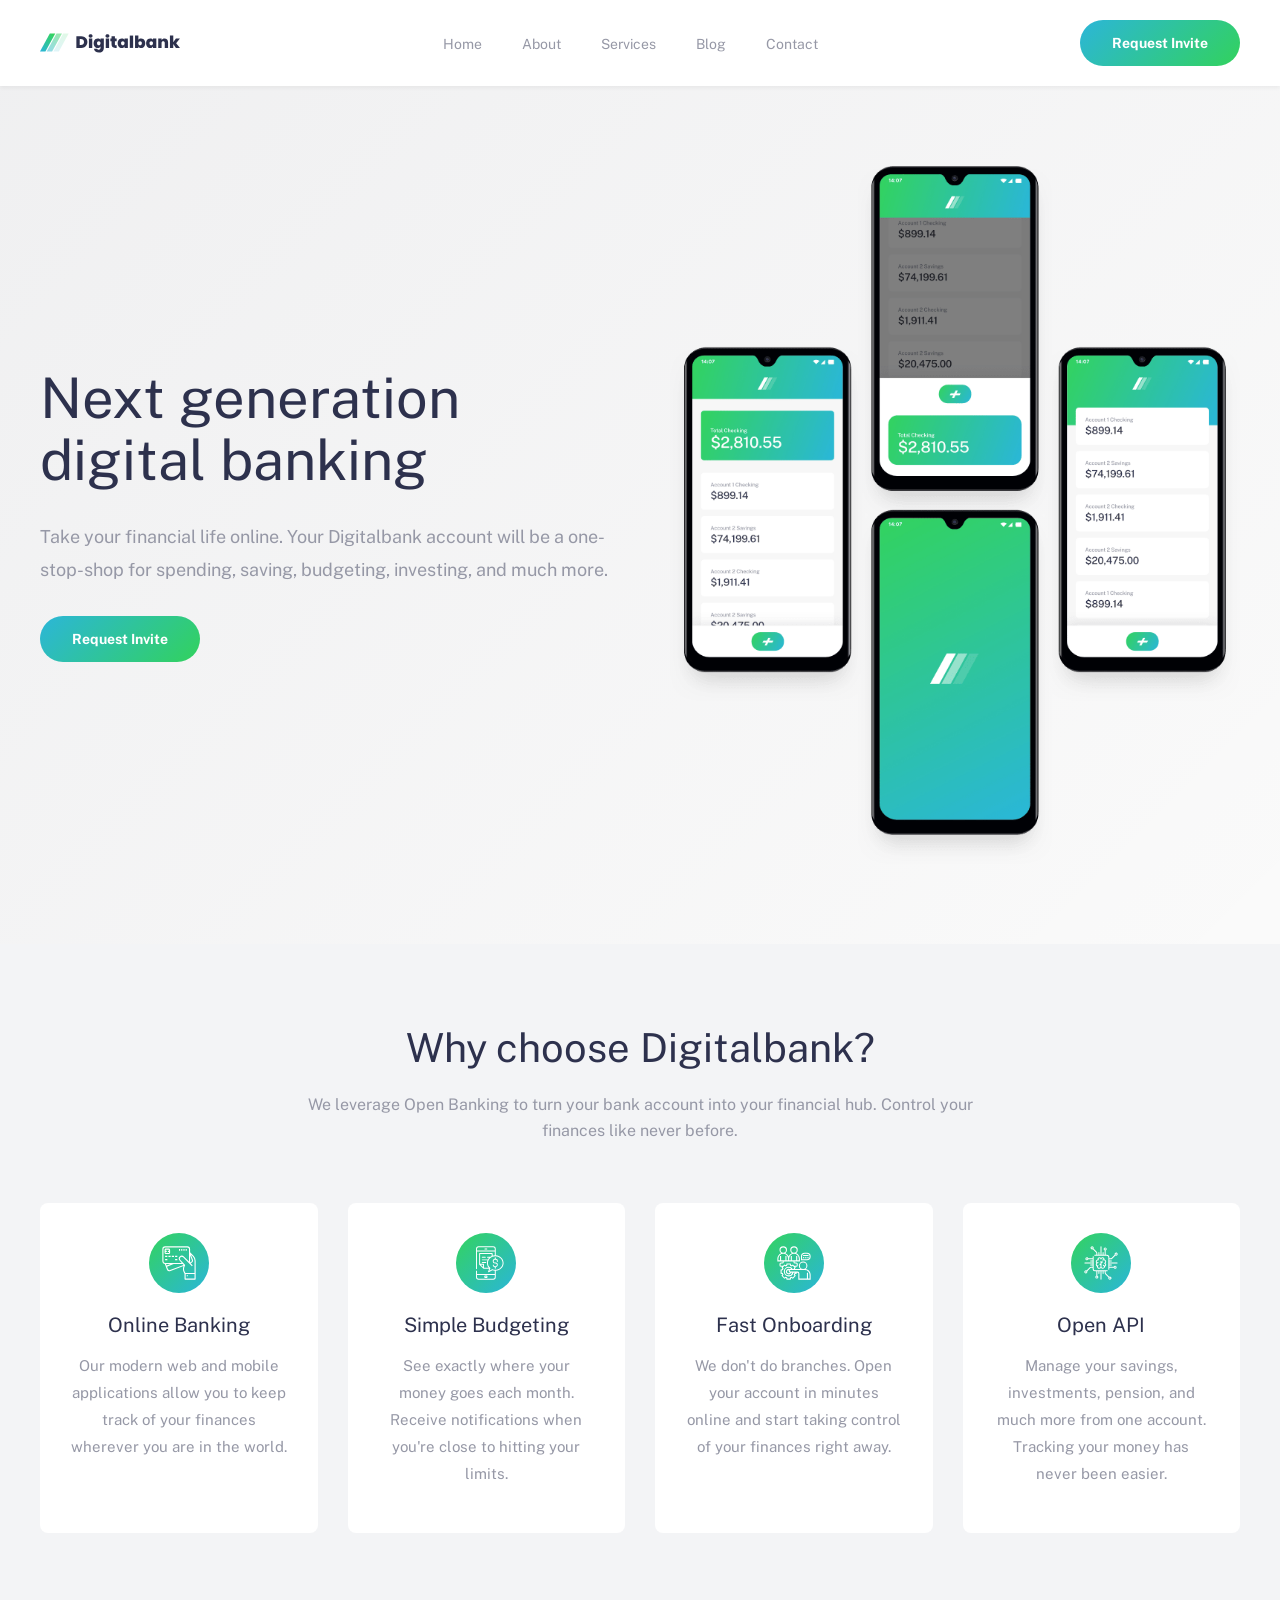
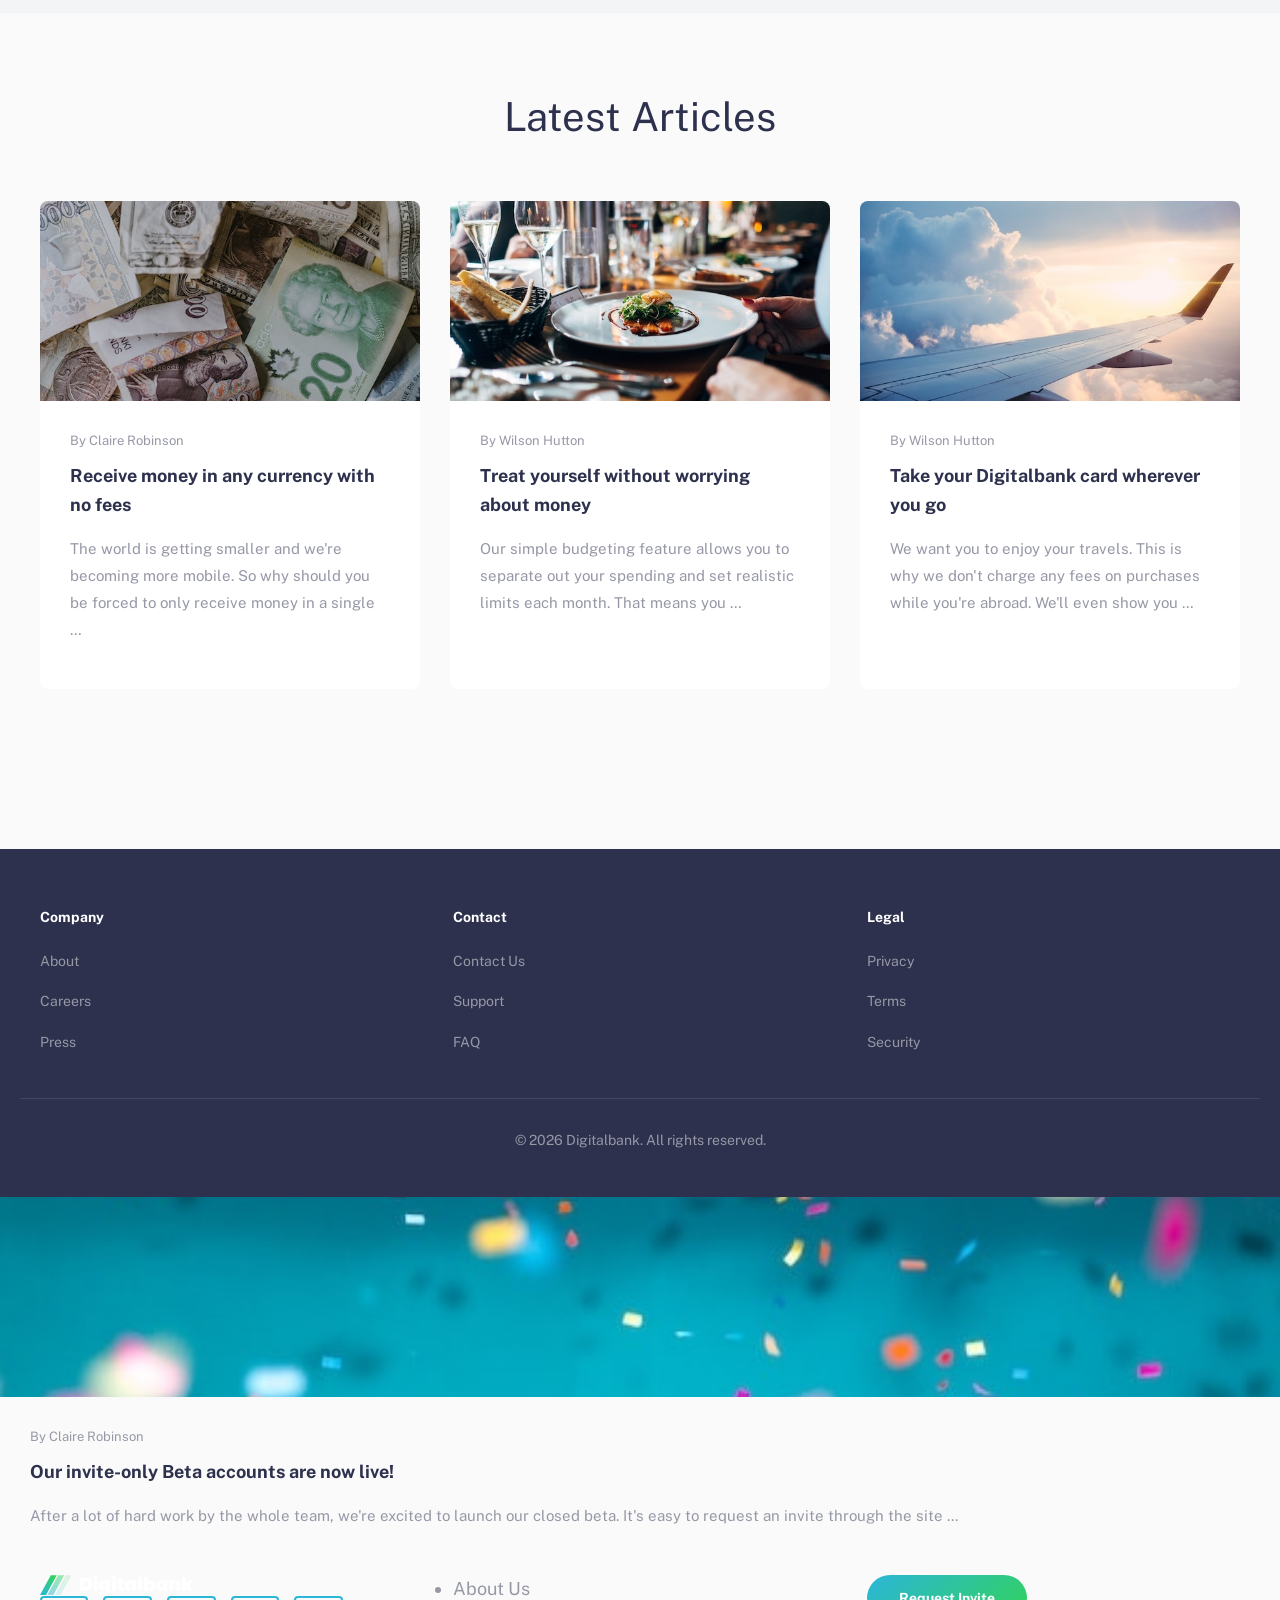
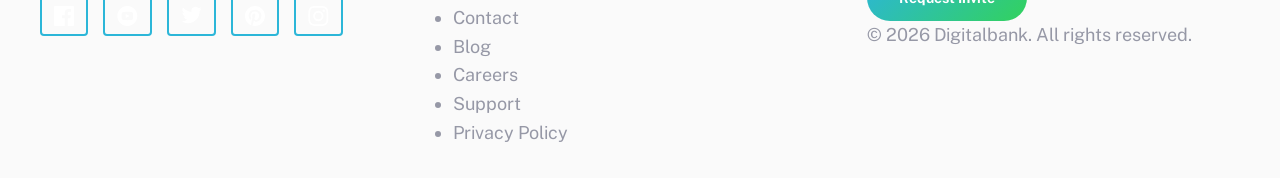
<file: index.html>
<!DOCTYPE html>
<html lang="en">
<head>
  <meta charset="UTF-8">
  <meta name="viewport" content="width=device-width, initial-scale=1.0">
  <link rel="shortcut icon" href="./images/favicon-32x32.png" type="image/x-icon">
  <link rel="icon" type="image/png" sizes="32x32" href="./images/favicon-32x32.png">
  <link rel="preconnect" href="https://fonts.googleapis.com">
  <link rel="preconnect" href="https://fonts.gstatic.com" crossorigin>
  <link href="https://fonts.googleapis.com/css2?family=Public+Sans:wght@300;400;700&display=swap" rel="stylesheet">
  <title>Digitalbank - Next Generation Digital Banking</title>
  <link rel="stylesheet" href="./style.css">
</head>
<body>
  <!-- Header -->
  <header class="header-container">
    <!-- Desktop Navigation -->
    <div class="header-desktop">
      <div class="logo">
        <a href="index.html"><img src="./images/logo-dark.svg" alt="Digitalbank"></a>
      </div>

      <nav class="nav-desktop">
        <ul>
          <li><a href="index.html">Home</a></li>
          <li><a href="about.html">About</a></li>
          <li><a href="services.html">Services</a></li>
          <li><a href="blog.html">Blog</a></li>
          <li><a href="contact.html">Contact</a></li>
        </ul>
      </nav>

      <a href="#" class="btn-invite">Request Invite</a>
    </div>

    <!-- Mobile Navigation -->
    <div class="header-mobile">
      <div class="logo">
        <a href="index.html"><img src="./images/logo-dark.svg" alt="Digitalbank"></a>
      </div>

      <button class="hamburger" id="hamburger" aria-label="Toggle menu">
        <img src="./images/icon-hamburger.svg" alt="">
      </button>
    </div>

    <!-- Mobile Menu Modal -->
    <div class="mobile-menu-overlay" id="mobileMenuOverlay">
      <nav class="mobile-menu">
        <button class="close-menu" id="closeMenu" aria-label="Close menu">
          <img src="./images/icon-close.svg" alt="">
        </button>
        <ul>
          <li><a href="index.html">Home</a></li>
          <li><a href="about.html">About</a></li>
          <li><a href="services.html">Services</a></li>
          <li><a href="blog.html">Blog</a></li>
          <li><a href="contact.html">Contact</a></li>
        </ul>
      </nav>
    </div>
  </header>

  <!-- Main Content -->
  <main>
    <!-- Hero Section -->
    <section class="hero">
      <div class="hero-content">
        <h1>Next generation digital banking</h1>
        <p>Take your financial life online. Your Digitalbank account will be a one-stop-shop for spending, saving, budgeting, investing, and much more.</p>
        <a href="#" class="btn-invite">Request Invite</a>
      </div>
      <div class="hero-image">
        <img src="./images/image-mockups.png" alt="Digitalbank mobile mockups">
      </div>
    </section>

    <!-- Features Section -->
    <section class="features">
      <div class="features-header">
        <h2>Why choose Digitalbank?</h2>
        <p>We leverage Open Banking to turn your bank account into your financial hub. Control your finances like never before.</p>
      </div>

      <div class="features-grid">
        <div class="feature-card">
          <img src="./images/icon-online.svg" alt="">
          <h3>Online Banking</h3>
          <p>Our modern web and mobile applications allow you to keep track of your finances wherever you are in the world.</p>
        </div>

        <div class="feature-card">
          <img src="./images/icon-budgeting.svg" alt="">
          <h3>Simple Budgeting</h3>
          <p>See exactly where your money goes each month. Receive notifications when you're close to hitting your limits.</p>
        </div>

        <div class="feature-card">
          <img src="./images/icon-onboarding.svg" alt="">
          <h3>Fast Onboarding</h3>
          <p>We don't do branches. Open your account in minutes online and start taking control of your finances right away.</p>
        </div>

        <div class="feature-card">
          <img src="./images/icon-api.svg" alt="">
          <h3>Open API</h3>
          <p>Manage your savings, investments, pension, and much more from one account. Tracking your money has never been easier.</p>
        </div>
      </div>
    </section>

    <!-- Articles Section -->
    <section class="articles">
      <h2>Latest Articles</h2>

      <div class="articles-grid">
        <article class="article-card">
          <div class="article-image">
            <img src="./images/image-currency.jpg" alt="Receive money in any currency">
          </div>
          <div class="article-content">
            <p class="article-author">By Claire Robinson</p>
            <a href="#" class="article-title">Receive money in any currency with no fees</a>
            <p class="article-description">The world is getting smaller and we're becoming more mobile. So why should you be forced to only receive money in a single …</p>
          </div>
        </article>

        <article class="article-card">
          <div class="article-image">
            <img src="./images/image-restaurant.jpg" alt="Treat yourself without worrying about money">
          </div>
          <div class="article-content">
            <p class="article-author">By Wilson Hutton</p>
            <a href="#" class="article-title">Treat yourself without worrying about money</a>
            <p class="article-description">Our simple budgeting feature allows you to separate out your spending and set realistic limits each month. That means you …</p>
          </div>
        </article>

        <article class="article-card">
          <div class="article-image">
            <img src="./images/image-plane.jpg" alt="Take your Digitalbank card wherever you go">
          </div>
          <div class="article-content">
            <p class="article-author">By Wilson Hutton</p>
            <a href="#" class="article-title">Take your Digitalbank card wherever you go</a>
            <p class="article-description">We want you to enjoy your travels. This is why we don't charge any fees on purchases while you're abroad. We'll even show you …</p>
          </div>
        </article>
      </div>
    </section>
  </main>

  <!-- Footer -->
  <footer class="footer">
    <div class="footer-content">
      <div class="footer-section">
        <h4>Company</h4>
        <ul>
          <li><a href="about.html">About</a></li>
          <li><a href="careers.html">Careers</a></li>
          <li><a href="#">Press</a></li>
        </ul>
      </div>
      <div class="footer-section">
        <h4>Contact</h4>
        <ul>
          <li><a href="contact.html">Contact Us</a></li>
          <li><a href="#">Support</a></li>
          <li><a href="#">FAQ</a></li>
        </ul>
      </div>
      <div class="footer-section">
        <h4>Legal</h4>
        <ul>
          <li><a href="#">Privacy</a></li>
          <li><a href="#">Terms</a></li>
          <li><a href="#">Security</a></li>
        </ul>
      </div>
    </div>
    <p class="footer-copyright">&copy; 2026 Digitalbank. All rights reserved.</p>
  </footer>
          <div class="article-image">
            <img src="./images/image-confetti.jpg" alt="Our invite-only Beta accounts are now live">
          </div>
          <div class="article-content">
            <p class="article-author">By Claire Robinson</p>
            <a href="#" class="article-title">Our invite-only Beta accounts are now live!</a>
            <p class="article-description">After a lot of hard work by the whole team, we're excited to launch our closed beta. It's easy to request an invite through the site ...</p>
          </div>
        </article>
      </div>
    </section>
  </main>

  <!-- Footer -->
  <footer>
    <div class="footer-content">
      <div class="footer-section">
        <div class="footer-logo">
          <img src="./images/logo-light.svg" alt="Digitalbank">
        </div>
        <div class="social-links">
          <a href="#" aria-label="Facebook"><img src="./images/icon-facebook.svg" alt=""></a>
          <a href="#" aria-label="YouTube"><img src="./images/icon-youtube.svg" alt=""></a>
          <a href="#" aria-label="Twitter"><img src="./images/icon-twitter.svg" alt=""></a>
          <a href="#" aria-label="Pinterest"><img src="./images/icon-pinterest.svg" alt=""></a>
          <a href="#" aria-label="Instagram"><img src="./images/icon-instagram.svg" alt=""></a>
        </div>
      </div>

      <div class="footer-links">
        <ul>
          <li><a href="#">About Us</a></li>
          <li><a href="#">Contact</a></li>
          <li><a href="#">Blog</a></li>
        </ul>
        <ul>
          <li><a href="#">Careers</a></li>
          <li><a href="#">Support</a></li>
          <li><a href="#">Privacy Policy</a></li>
        </ul>
      </div>

      <div class="footer-right">
        <a href="#" class="btn-invite">Request Invite</a>
        <p>&copy; 2026 Digitalbank. All rights reserved.</p>
      </div>
    </div>
  </footer>

  <script src="./script.js"></script>
</body>
</html>
</file>
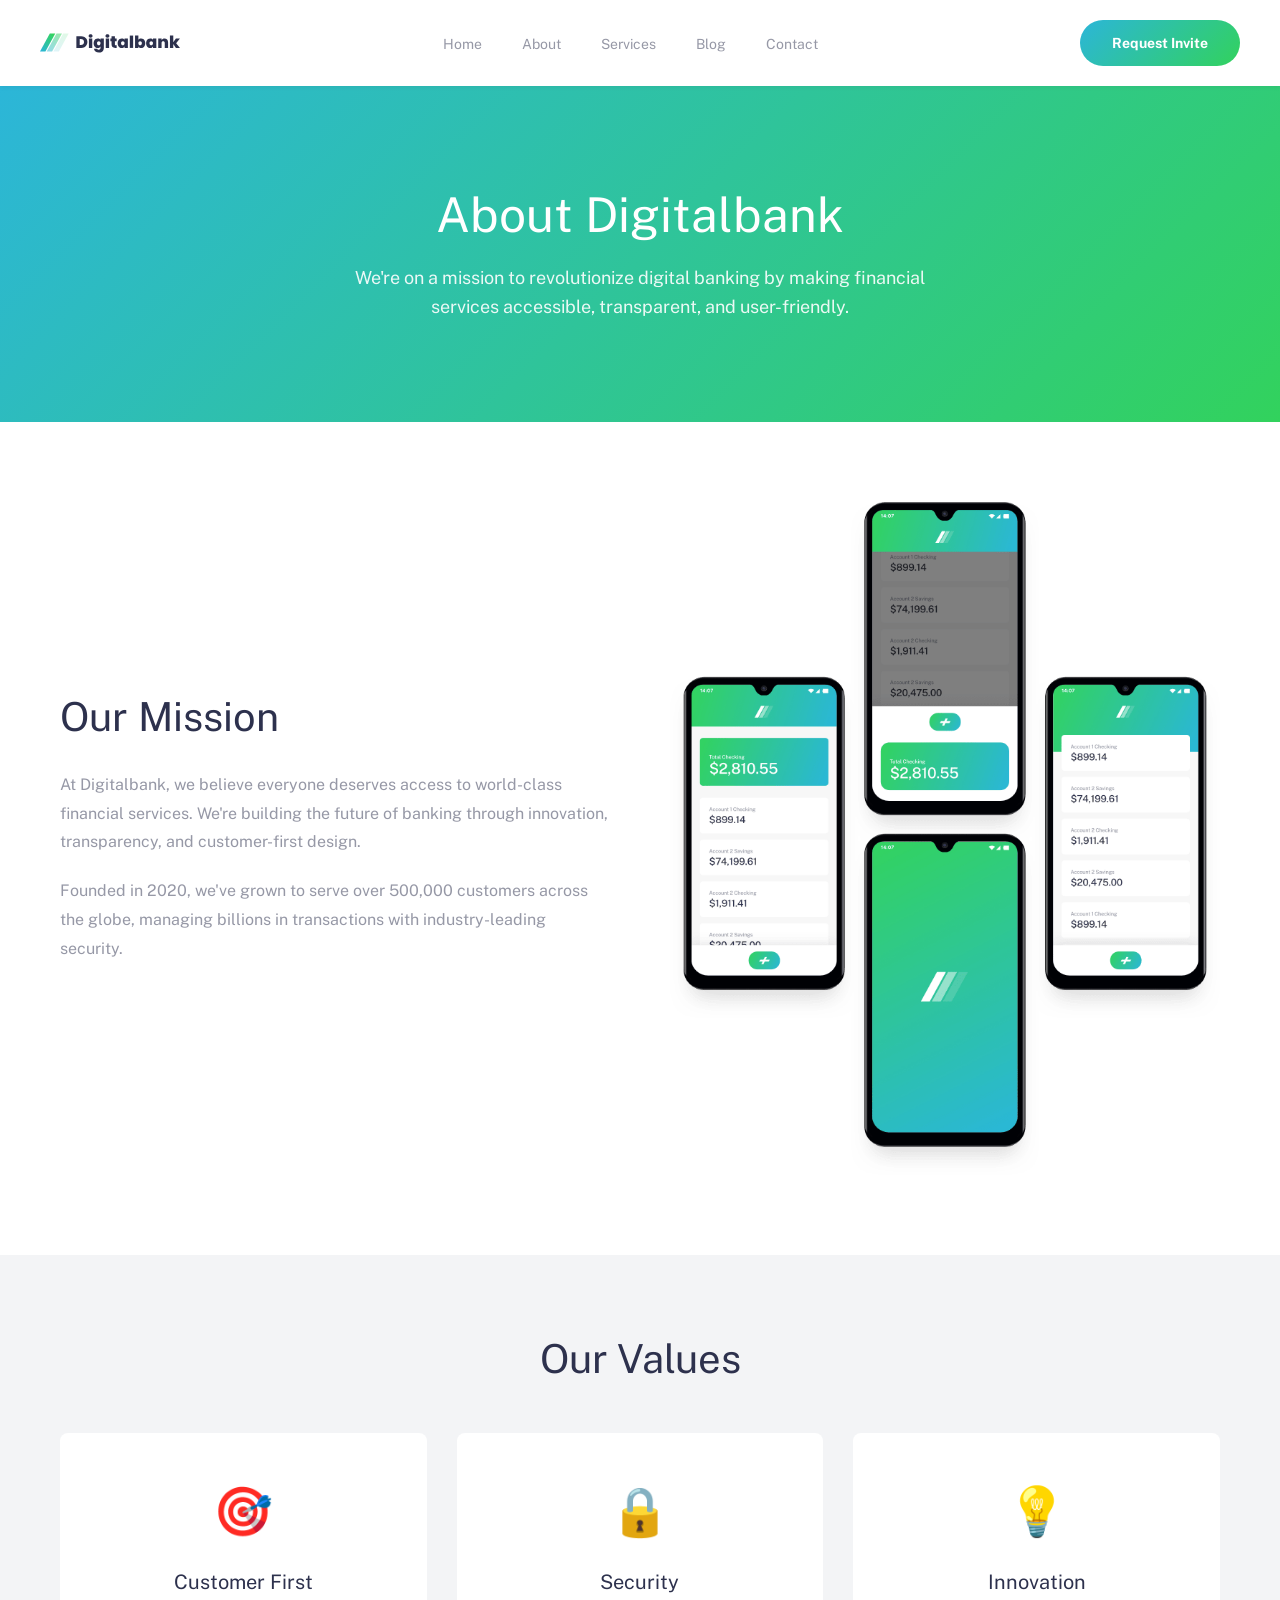
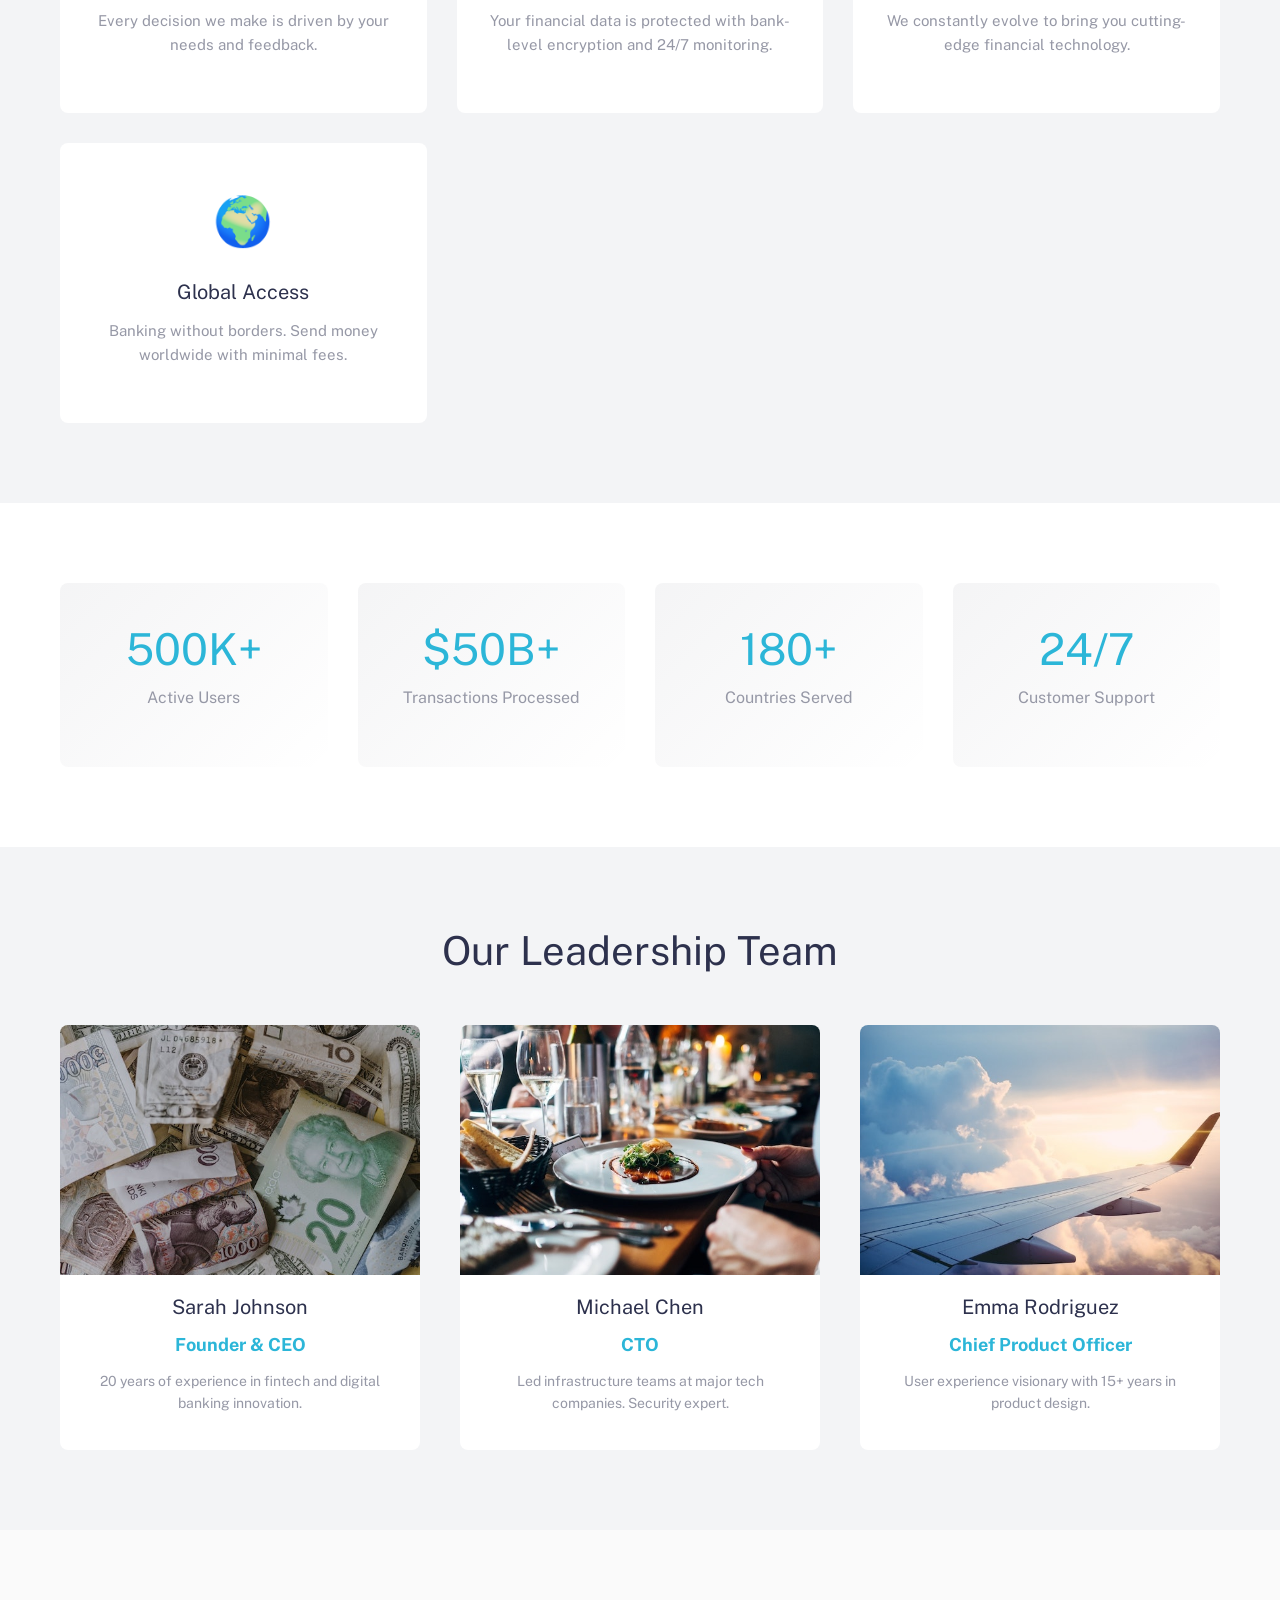
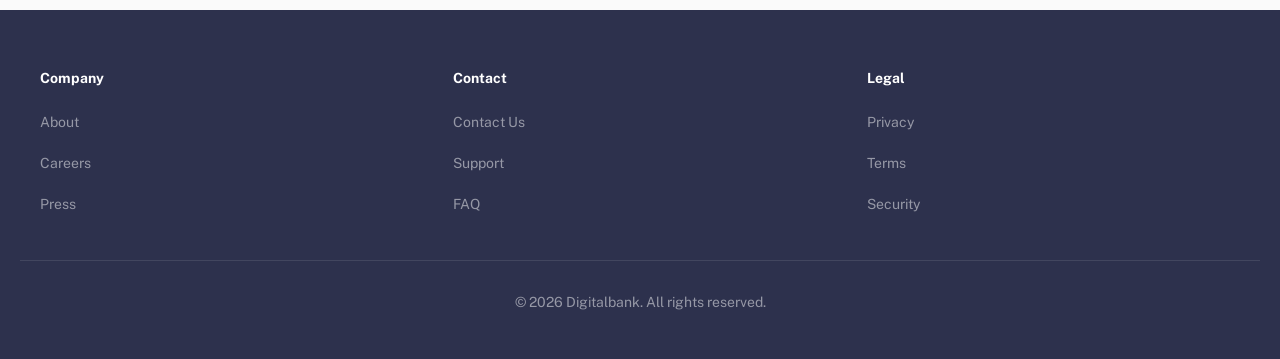
<file: about.html>
<!DOCTYPE html>
<html lang="en">
<head>
  <meta charset="UTF-8">
  <meta name="viewport" content="width=device-width, initial-scale=1.0">
  <link rel="shortcut icon" href="./images/favicon-32x32.png" type="image/x-icon">
  <link rel="icon" type="image/png" sizes="32x32" href="./images/favicon-32x32.png">
  <link rel="preconnect" href="https://fonts.googleapis.com">
  <link rel="preconnect" href="https://fonts.gstatic.com" crossorigin>
  <link href="https://fonts.googleapis.com/css2?family=Public+Sans:wght@300;400;700&display=swap" rel="stylesheet">
  <title>About Us - Digitalbank</title>
  <link rel="stylesheet" href="./style.css">
</head>
<body>
  <!-- Header -->
  <header class="header-container">
    <div class="header-desktop">
      <div class="logo">
        <a href="index.html"><img src="./images/logo-dark.svg" alt="Digitalbank"></a>
      </div>

      <nav class="nav-desktop">
        <ul>
          <li><a href="index.html">Home</a></li>
          <li><a href="about.html">About</a></li>
          <li><a href="services.html">Services</a></li>
          <li><a href="blog.html">Blog</a></li>
          <li><a href="contact.html">Contact</a></li>
        </ul>
      </nav>

      <a href="#" class="btn-invite">Request Invite</a>
    </div>

    <div class="header-mobile">
      <div class="logo">
        <a href="index.html"><img src="./images/logo-dark.svg" alt="Digitalbank"></a>
      </div>

      <button class="hamburger" id="hamburger" aria-label="Toggle menu">
        <img src="./images/icon-hamburger.svg" alt="">
      </button>
    </div>

    <div class="mobile-menu-overlay" id="mobileMenuOverlay">
      <nav class="mobile-menu">
        <button class="close-menu" id="closeMenu" aria-label="Close menu">
          <img src="./images/icon-close.svg" alt="">
        </button>
        <ul>
          <li><a href="index.html">Home</a></li>
          <li><a href="about.html">About</a></li>
          <li><a href="services.html">Services</a></li>
          <li><a href="blog.html">Blog</a></li>
          <li><a href="contact.html">Contact</a></li>
        </ul>
      </nav>
    </div>
  </header>

  <!-- Main Content -->
  <main>
    <!-- About Hero Section -->
    <section class="about-hero">
      <div class="about-hero-content">
        <h1>About Digitalbank</h1>
        <p>We're on a mission to revolutionize digital banking by making financial services accessible, transparent, and user-friendly.</p>
      </div>
    </section>

    <!-- About Mission Section -->
    <section class="about-mission">
      <div class="container">
        <div class="mission-grid">
          <div class="mission-content">
            <h2>Our Mission</h2>
            <p>At Digitalbank, we believe everyone deserves access to world-class financial services. We're building the future of banking through innovation, transparency, and customer-first design.</p>
            <p>Founded in 2020, we've grown to serve over 500,000 customers across the globe, managing billions in transactions with industry-leading security.</p>
          </div>
          <div class="mission-image">
            <img src="./images/image-mockups.png" alt="Our mission in action">
          </div>
        </div>
      </div>
    </section>

    <!-- About Values Section -->
    <section class="about-values">
      <div class="container">
        <h2>Our Values</h2>
        <div class="values-grid">
          <div class="value-card">
            <div class="value-icon">🎯</div>
            <h3>Customer First</h3>
            <p>Every decision we make is driven by your needs and feedback.</p>
          </div>
          <div class="value-card">
            <div class="value-icon">🔒</div>
            <h3>Security</h3>
            <p>Your financial data is protected with bank-level encryption and 24/7 monitoring.</p>
          </div>
          <div class="value-card">
            <div class="value-icon">💡</div>
            <h3>Innovation</h3>
            <p>We constantly evolve to bring you cutting-edge financial technology.</p>
          </div>
          <div class="value-card">
            <div class="value-icon">🌍</div>
            <h3>Global Access</h3>
            <p>Banking without borders. Send money worldwide with minimal fees.</p>
          </div>
        </div>
      </div>
    </section>

    <!-- About Stats Section -->
    <section class="about-stats">
      <div class="container">
        <div class="stats-grid">
          <div class="stat-card">
            <h3>500K+</h3>
            <p>Active Users</p>
          </div>
          <div class="stat-card">
            <h3>$50B+</h3>
            <p>Transactions Processed</p>
          </div>
          <div class="stat-card">
            <h3>180+</h3>
            <p>Countries Served</p>
          </div>
          <div class="stat-card">
            <h3>24/7</h3>
            <p>Customer Support</p>
          </div>
        </div>
      </div>
    </section>

    <!-- About Team Section -->
    <section class="about-team">
      <div class="container">
        <h2>Our Leadership Team</h2>
        <div class="team-grid">
          <div class="team-card">
            <div class="team-image">
              <img src="./images/image-currency.jpg" alt="Team member">
            </div>
            <h3>Sarah Johnson</h3>
            <p class="position">Founder & CEO</p>
            <p class="bio">20 years of experience in fintech and digital banking innovation.</p>
          </div>
          <div class="team-card">
            <div class="team-image">
              <img src="./images/image-restaurant.jpg" alt="Team member">
            </div>
            <h3>Michael Chen</h3>
            <p class="position">CTO</p>
            <p class="bio">Led infrastructure teams at major tech companies. Security expert.</p>
          </div>
          <div class="team-card">
            <div class="team-image">
              <img src="./images/image-plane.jpg" alt="Team member">
            </div>
            <h3>Emma Rodriguez</h3>
            <p class="position">Chief Product Officer</p>
            <p class="bio">User experience visionary with 15+ years in product design.</p>
          </div>
        </div>
      </div>
    </section>
  </main>

  <!-- Footer -->
  <footer class="footer">
    <div class="footer-content">
      <div class="footer-section">
        <h4>Company</h4>
        <ul>
          <li><a href="about.html">About</a></li>
          <li><a href="careers.html">Careers</a></li>
          <li><a href="#">Press</a></li>
        </ul>
      </div>
      <div class="footer-section">
        <h4>Contact</h4>
        <ul>
          <li><a href="contact.html">Contact Us</a></li>
          <li><a href="#">Support</a></li>
          <li><a href="#">FAQ</a></li>
        </ul>
      </div>
      <div class="footer-section">
        <h4>Legal</h4>
        <ul>
          <li><a href="#">Privacy</a></li>
          <li><a href="#">Terms</a></li>
          <li><a href="#">Security</a></li>
        </ul>
      </div>
    </div>
    <p class="footer-copyright">&copy; 2026 Digitalbank. All rights reserved.</p>
  </footer>

  <script src="./script.js"></script>
</body>
</html>
</file>
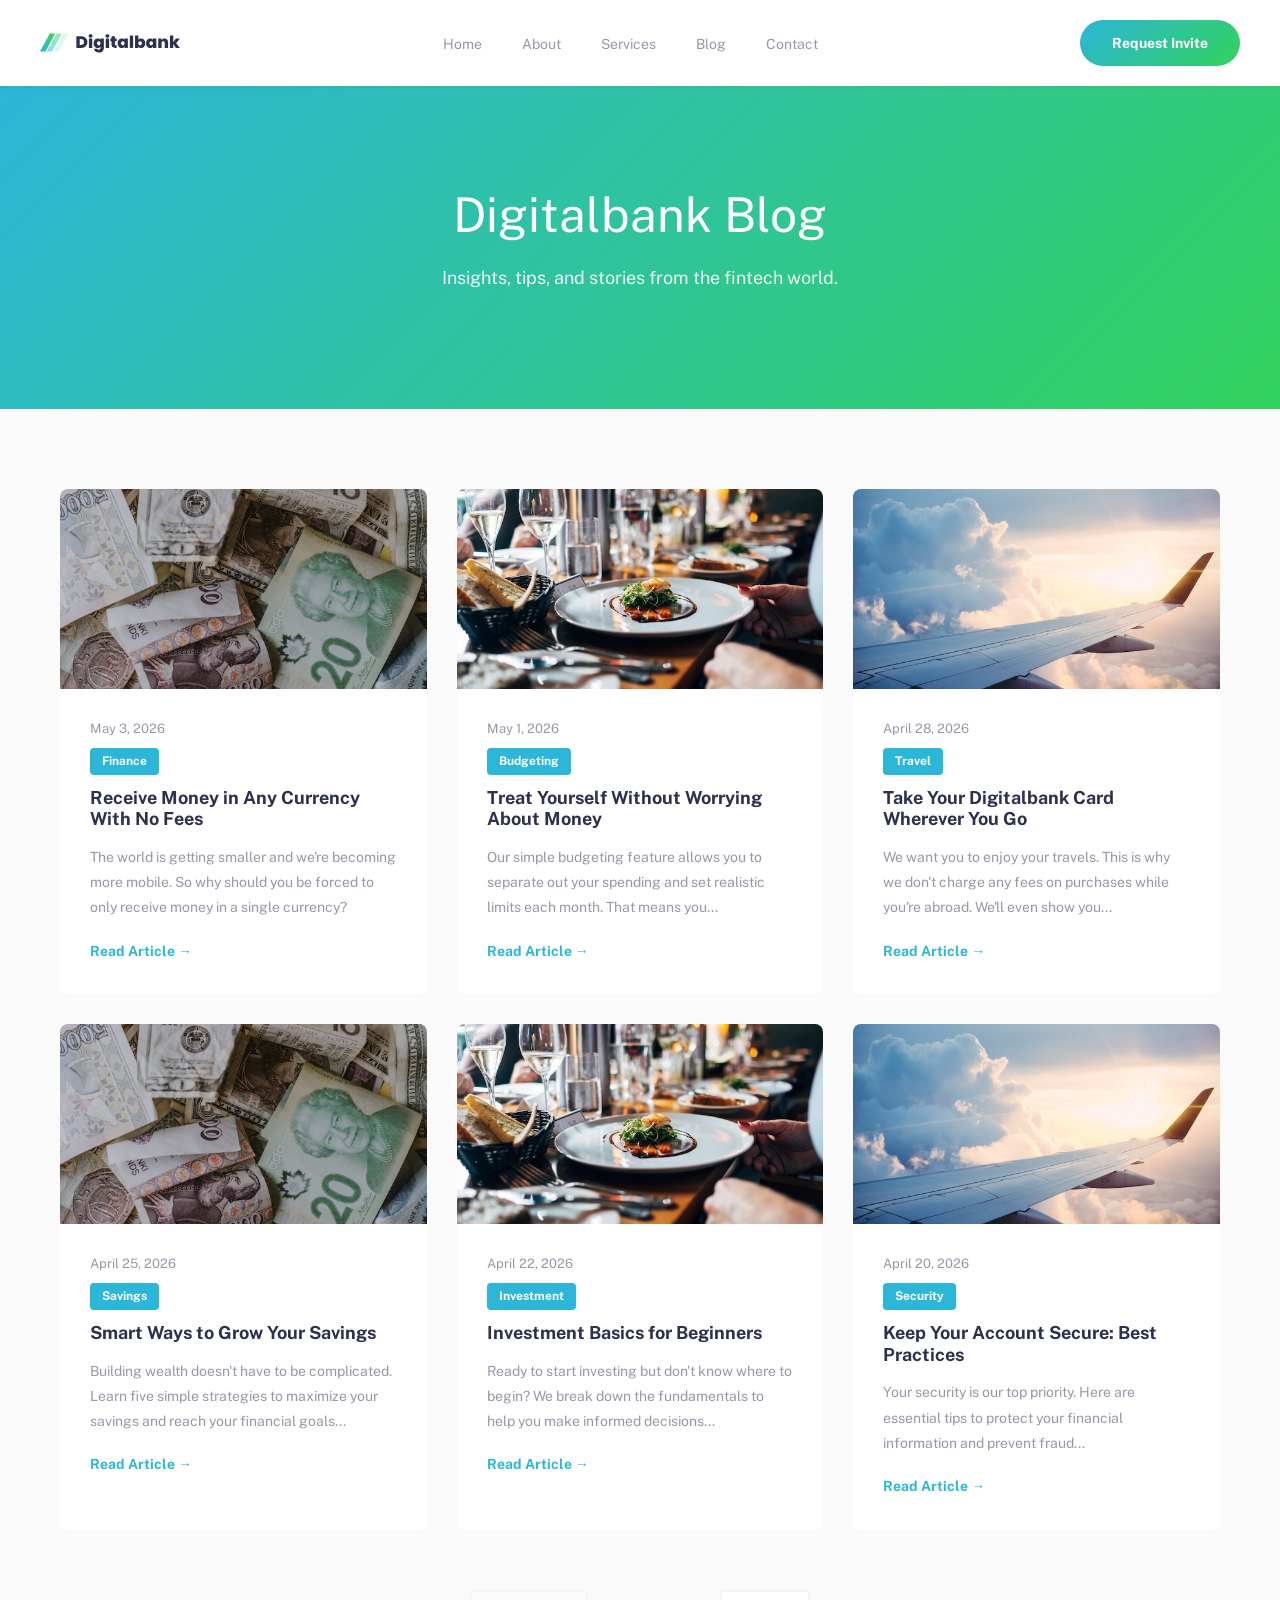
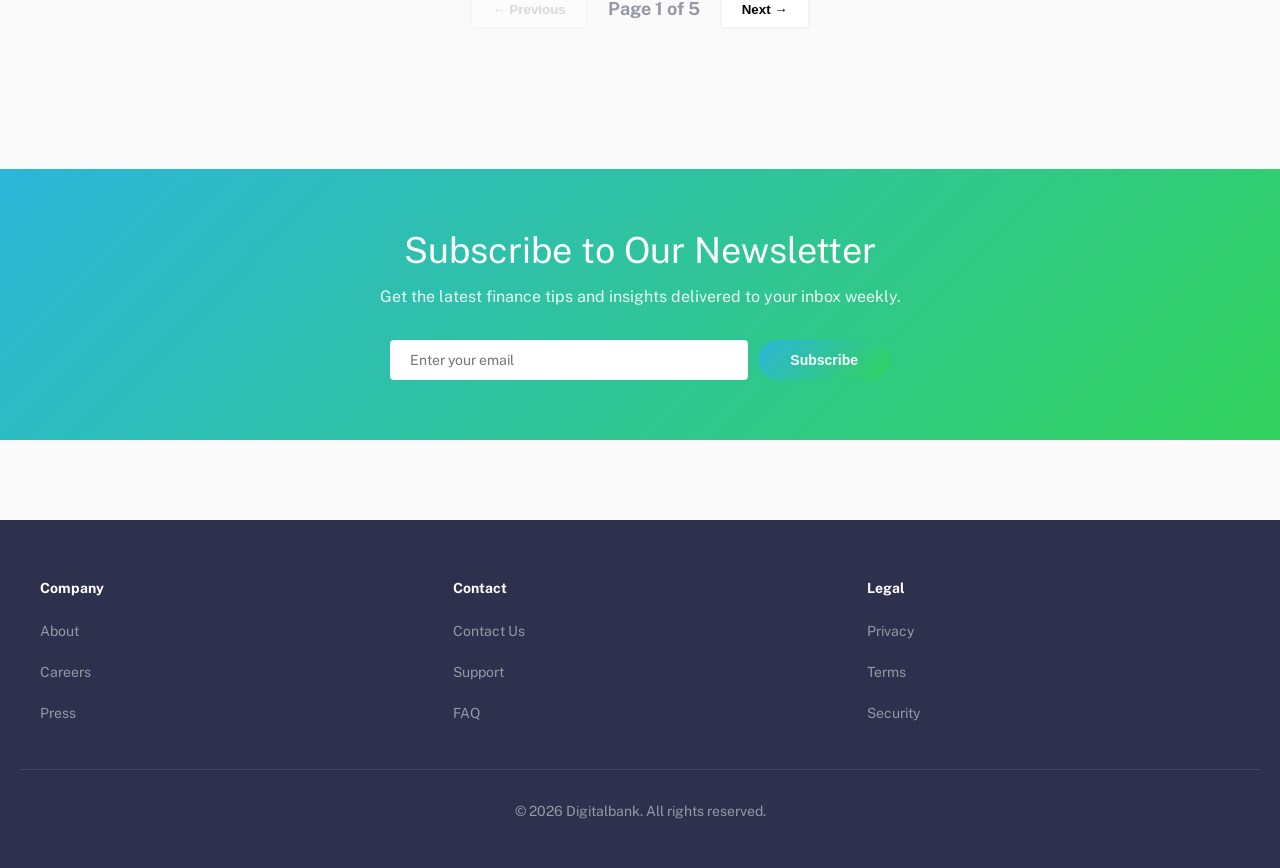
<file: blog.html>
<!DOCTYPE html>
<html lang="en">
<head>
  <meta charset="UTF-8">
  <meta name="viewport" content="width=device-width, initial-scale=1.0">
  <link rel="shortcut icon" href="./images/favicon-32x32.png" type="image/x-icon">
  <link rel="icon" type="image/png" sizes="32x32" href="./images/favicon-32x32.png">
  <link rel="preconnect" href="https://fonts.googleapis.com">
  <link rel="preconnect" href="https://fonts.gstatic.com" crossorigin>
  <link href="https://fonts.googleapis.com/css2?family=Public+Sans:wght@300;400;700&display=swap" rel="stylesheet">
  <title>Blog - Digitalbank</title>
  <link rel="stylesheet" href="./style.css">
</head>
<body>
  <!-- Header -->
  <header class="header-container">
    <div class="header-desktop">
      <div class="logo">
        <a href="index.html"><img src="./images/logo-dark.svg" alt="Digitalbank"></a>
      </div>

      <nav class="nav-desktop">
        <ul>
          <li><a href="index.html">Home</a></li>
          <li><a href="about.html">About</a></li>
          <li><a href="services.html">Services</a></li>
          <li><a href="blog.html">Blog</a></li>
          <li><a href="contact.html">Contact</a></li>
        </ul>
      </nav>

      <a href="#" class="btn-invite">Request Invite</a>
    </div>

    <div class="header-mobile">
      <div class="logo">
        <a href="index.html"><img src="./images/logo-dark.svg" alt="Digitalbank"></a>
      </div>

      <button class="hamburger" id="hamburger" aria-label="Toggle menu">
        <img src="./images/icon-hamburger.svg" alt="">
      </button>
    </div>

    <div class="mobile-menu-overlay" id="mobileMenuOverlay">
      <nav class="mobile-menu">
        <button class="close-menu" id="closeMenu" aria-label="Close menu">
          <img src="./images/icon-close.svg" alt="">
        </button>
        <ul>
          <li><a href="index.html">Home</a></li>
          <li><a href="about.html">About</a></li>
          <li><a href="services.html">Services</a></li>
          <li><a href="blog.html">Blog</a></li>
          <li><a href="contact.html">Contact</a></li>
        </ul>
      </nav>
    </div>
  </header>

  <!-- Main Content -->
  <main>
    <!-- Blog Hero -->
    <section class="blog-hero">
      <div class="blog-hero-content">
        <h1>Digitalbank Blog</h1>
        <p>Insights, tips, and stories from the fintech world.</p>
      </div>
    </section>

    <!-- Blog Posts Grid -->
    <section class="blog-section">
      <div class="container">
        <div class="blog-grid">
          <article class="blog-card">
            <div class="blog-image">
              <img src="./images/image-currency.jpg" alt="Receive money in any currency">
            </div>
            <div class="blog-content">
              <p class="blog-date">May 3, 2026</p>
              <p class="blog-category">Finance</p>
              <h2 class="blog-title"><a href="#">Receive Money in Any Currency With No Fees</a></h2>
              <p class="blog-excerpt">The world is getting smaller and we're becoming more mobile. So why should you be forced to only receive money in a single currency?</p>
              <a href="#" class="blog-read-more">Read Article →</a>
            </div>
          </article>

          <article class="blog-card">
            <div class="blog-image">
              <img src="./images/image-restaurant.jpg" alt="Budgeting tips">
            </div>
            <div class="blog-content">
              <p class="blog-date">May 1, 2026</p>
              <p class="blog-category">Budgeting</p>
              <h2 class="blog-title"><a href="#">Treat Yourself Without Worrying About Money</a></h2>
              <p class="blog-excerpt">Our simple budgeting feature allows you to separate out your spending and set realistic limits each month. That means you...</p>
              <a href="#" class="blog-read-more">Read Article →</a>
            </div>
          </article>

          <article class="blog-card">
            <div class="blog-image">
              <img src="./images/image-plane.jpg" alt="Travel banking">
            </div>
            <div class="blog-content">
              <p class="blog-date">April 28, 2026</p>
              <p class="blog-category">Travel</p>
              <h2 class="blog-title"><a href="#">Take Your Digitalbank Card Wherever You Go</a></h2>
              <p class="blog-excerpt">We want you to enjoy your travels. This is why we don't charge any fees on purchases while you're abroad. We'll even show you...</p>
              <a href="#" class="blog-read-more">Read Article →</a>
            </div>
          </article>

          <article class="blog-card">
            <div class="blog-image">
              <img src="./images/image-currency.jpg" alt="Savings tips">
            </div>
            <div class="blog-content">
              <p class="blog-date">April 25, 2026</p>
              <p class="blog-category">Savings</p>
              <h2 class="blog-title"><a href="#">Smart Ways to Grow Your Savings</a></h2>
              <p class="blog-excerpt">Building wealth doesn't have to be complicated. Learn five simple strategies to maximize your savings and reach your financial goals...</p>
              <a href="#" class="blog-read-more">Read Article →</a>
            </div>
          </article>

          <article class="blog-card">
            <div class="blog-image">
              <img src="./images/image-restaurant.jpg" alt="Investment basics">
            </div>
            <div class="blog-content">
              <p class="blog-date">April 22, 2026</p>
              <p class="blog-category">Investment</p>
              <h2 class="blog-title"><a href="#">Investment Basics for Beginners</a></h2>
              <p class="blog-excerpt">Ready to start investing but don't know where to begin? We break down the fundamentals to help you make informed decisions...</p>
              <a href="#" class="blog-read-more">Read Article →</a>
            </div>
          </article>

          <article class="blog-card">
            <div class="blog-image">
              <img src="./images/image-plane.jpg" alt="Security tips">
            </div>
            <div class="blog-content">
              <p class="blog-date">April 20, 2026</p>
              <p class="blog-category">Security</p>
              <h2 class="blog-title"><a href="#">Keep Your Account Secure: Best Practices</a></h2>
              <p class="blog-excerpt">Your security is our top priority. Here are essential tips to protect your financial information and prevent fraud...</p>
              <a href="#" class="blog-read-more">Read Article →</a>
            </div>
          </article>
        </div>

        <!-- Pagination -->
        <div class="pagination">
          <button class="pagination-btn" disabled>← Previous</button>
          <span class="pagination-info">Page 1 of 5</span>
          <button class="pagination-btn">Next →</button>
        </div>
      </div>
    </section>

    <!-- Newsletter Section -->
    <section class="blog-newsletter">
      <div class="newsletter-content">
        <h2>Subscribe to Our Newsletter</h2>
        <p>Get the latest finance tips and insights delivered to your inbox weekly.</p>
        <form class="newsletter-form">
          <input type="email" placeholder="Enter your email" required>
          <button type="submit" class="btn-invite">Subscribe</button>
        </form>
      </div>
    </section>
  </main>

  <!-- Footer -->
  <footer class="footer">
    <div class="footer-content">
      <div class="footer-section">
        <h4>Company</h4>
        <ul>
          <li><a href="about.html">About</a></li>
          <li><a href="careers.html">Careers</a></li>
          <li><a href="#">Press</a></li>
        </ul>
      </div>
      <div class="footer-section">
        <h4>Contact</h4>
        <ul>
          <li><a href="contact.html">Contact Us</a></li>
          <li><a href="#">Support</a></li>
          <li><a href="#">FAQ</a></li>
        </ul>
      </div>
      <div class="footer-section">
        <h4>Legal</h4>
        <ul>
          <li><a href="#">Privacy</a></li>
          <li><a href="#">Terms</a></li>
          <li><a href="#">Security</a></li>
        </ul>
      </div>
    </div>
    <p class="footer-copyright">&copy; 2026 Digitalbank. All rights reserved.</p>
  </footer>

  <script src="./script.js"></script>
</body>
</html>
</file>
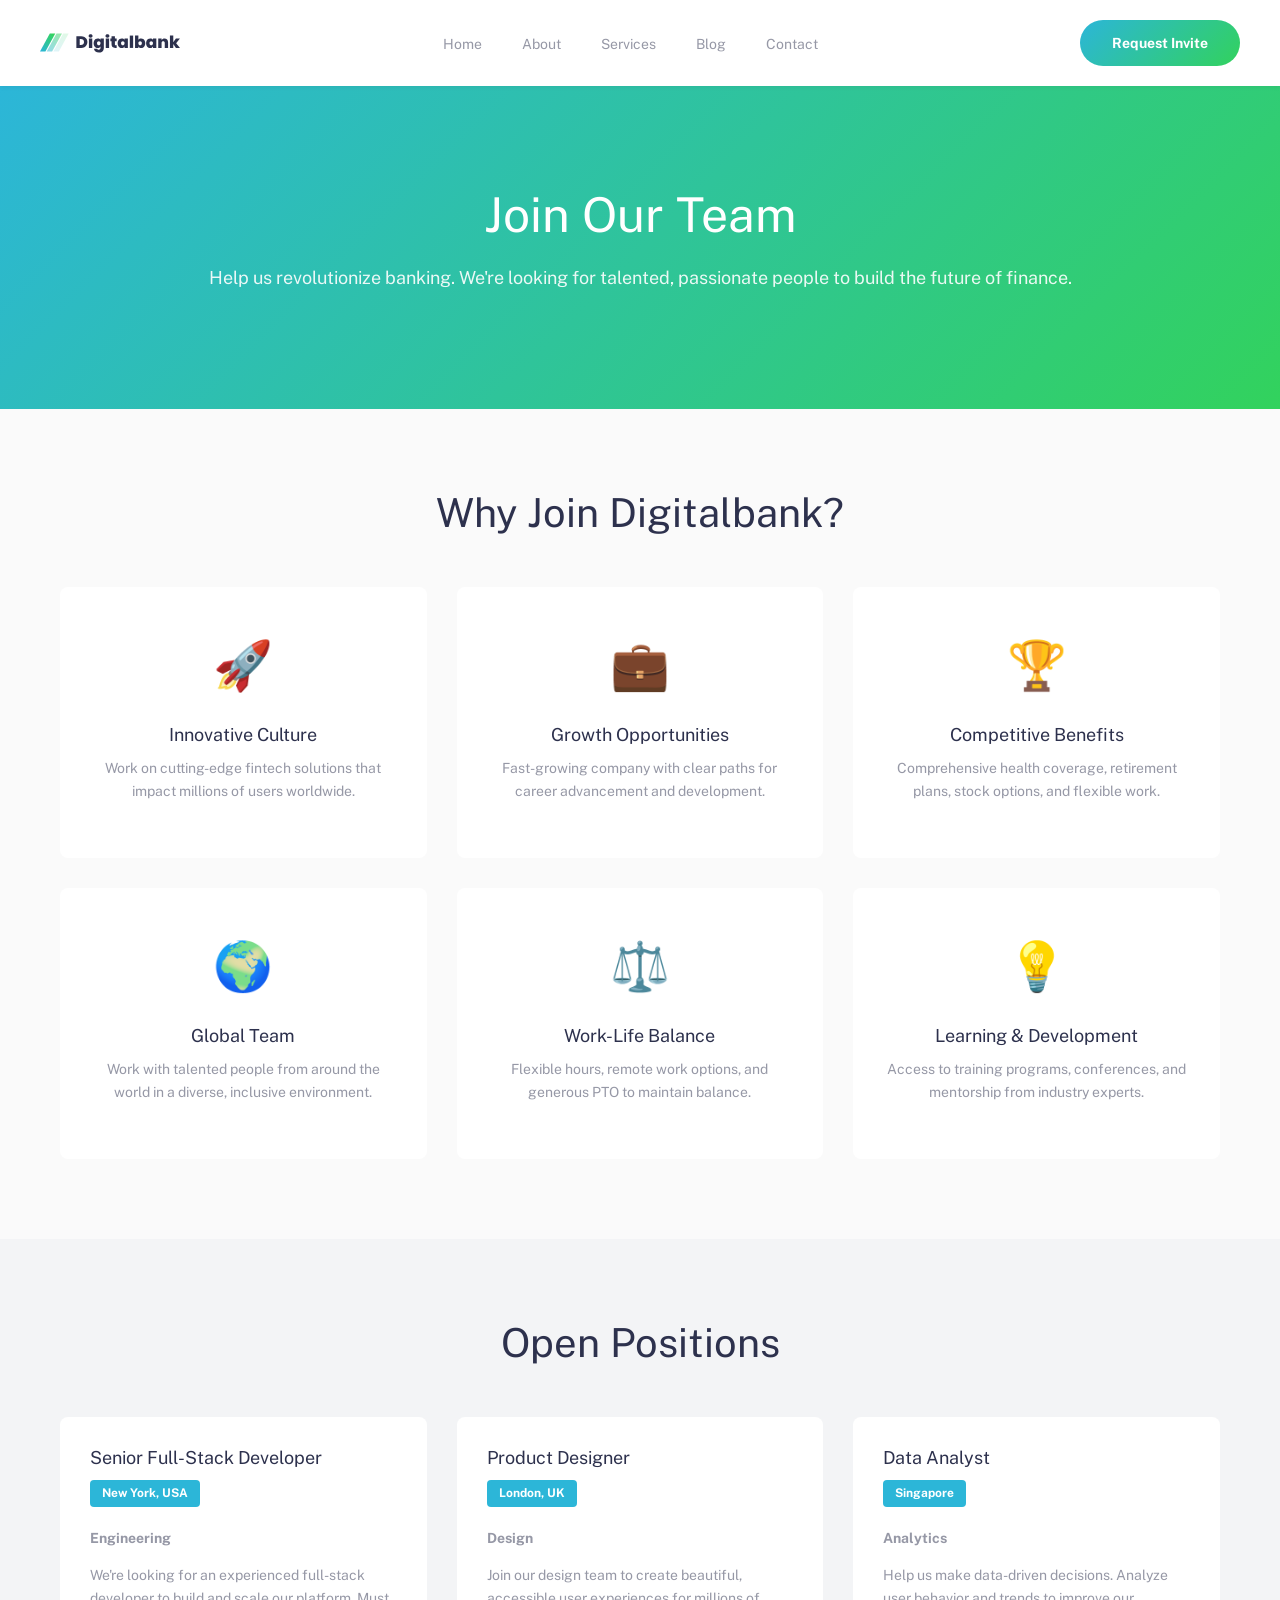
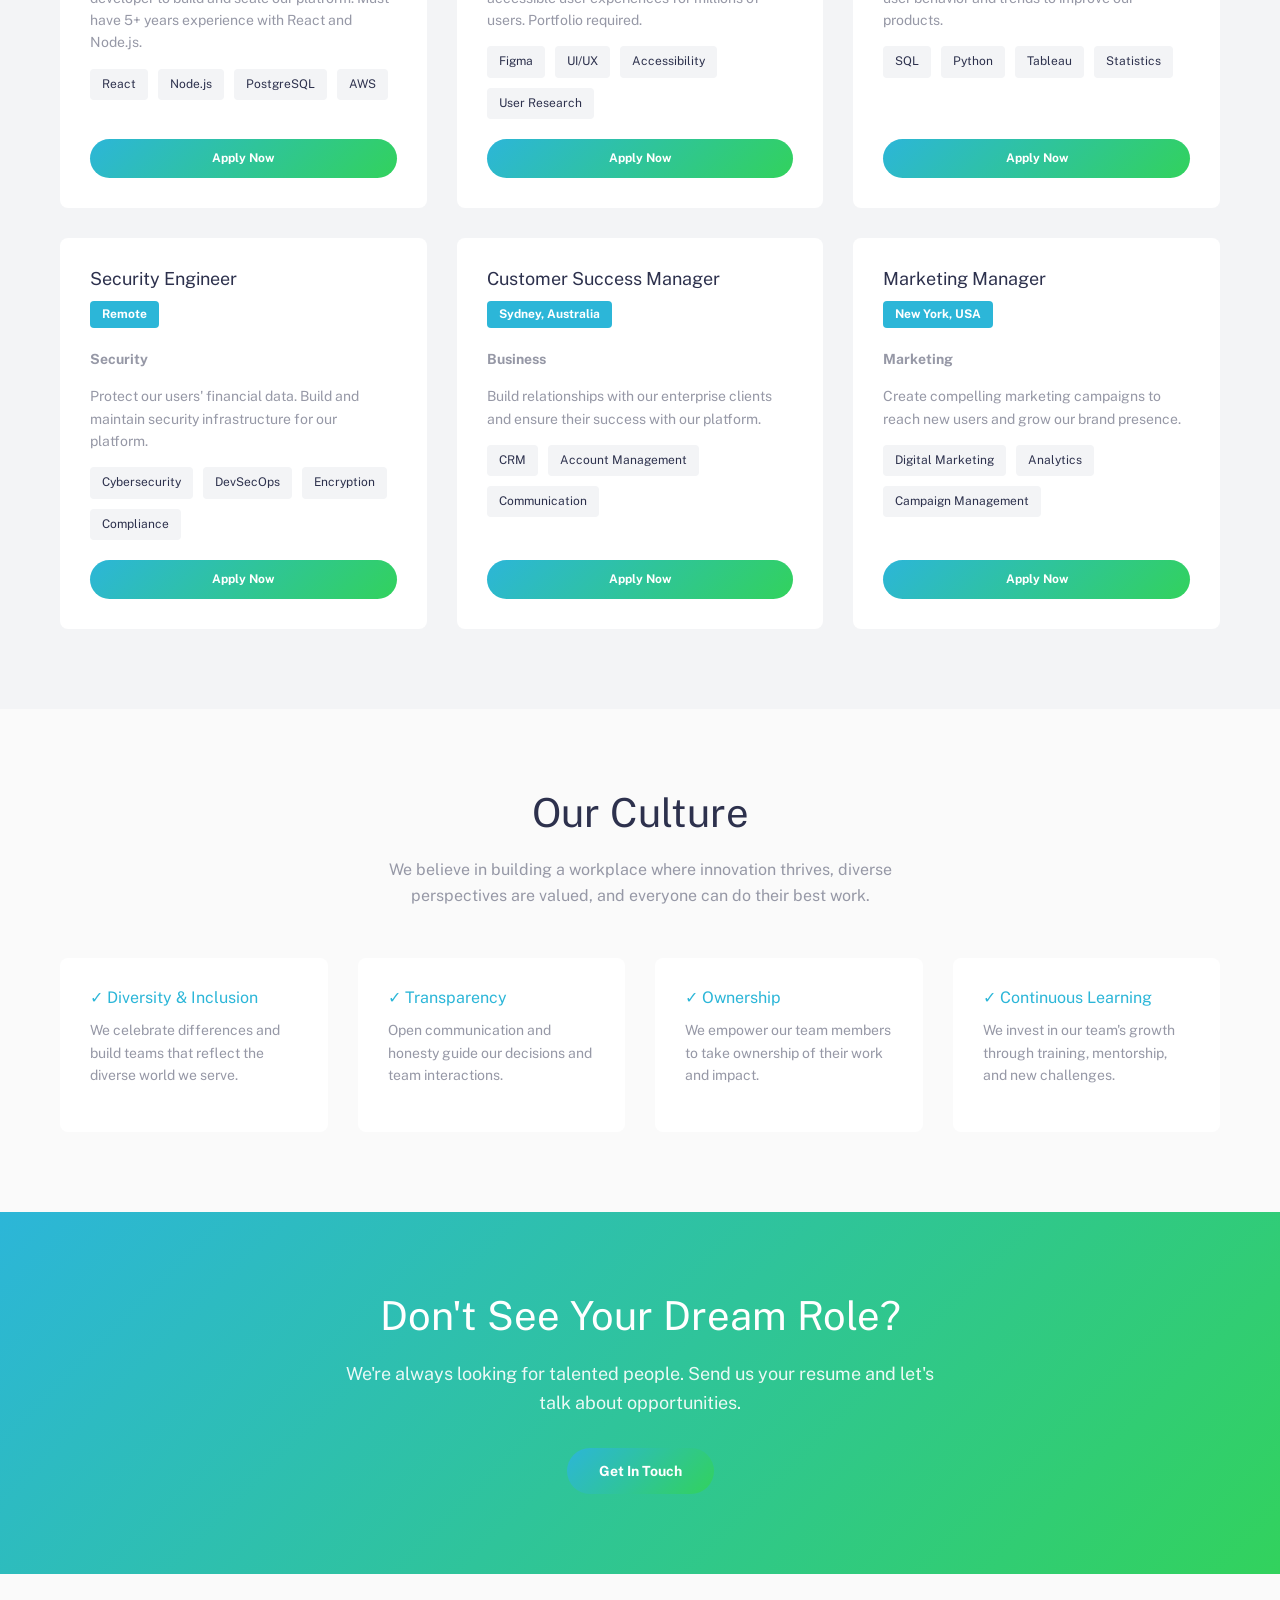
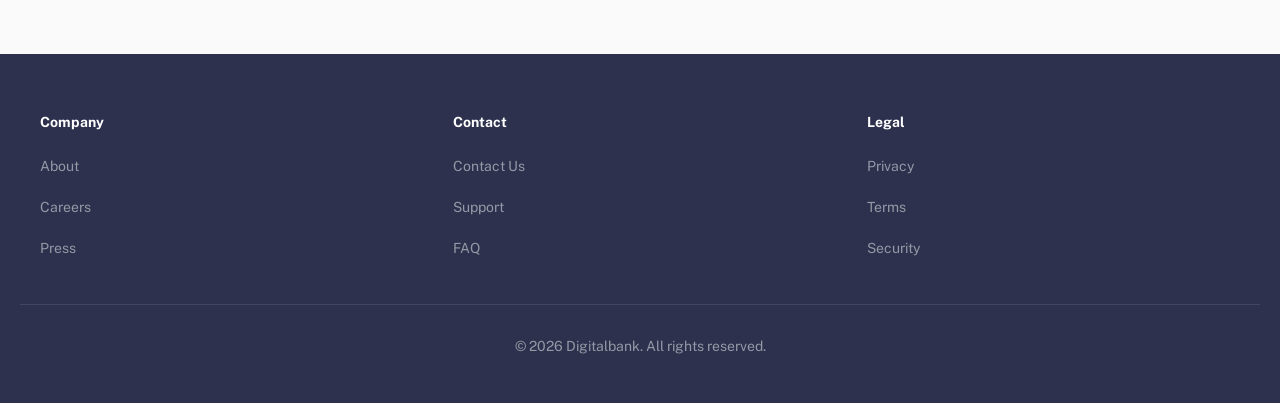
<file: careers.html>
<!DOCTYPE html>
<html lang="en">
<head>
  <meta charset="UTF-8">
  <meta name="viewport" content="width=device-width, initial-scale=1.0">
  <link rel="shortcut icon" href="./images/favicon-32x32.png" type="image/x-icon">
  <link rel="icon" type="image/png" sizes="32x32" href="./images/favicon-32x32.png">
  <link rel="preconnect" href="https://fonts.googleapis.com">
  <link rel="preconnect" href="https://fonts.gstatic.com" crossorigin>
  <link href="https://fonts.googleapis.com/css2?family=Public+Sans:wght@300;400;700&display=swap" rel="stylesheet">
  <title>Careers - Digitalbank</title>
  <link rel="stylesheet" href="./style.css">
</head>
<body>
  <!-- Header -->
  <header class="header-container">
    <div class="header-desktop">
      <div class="logo">
        <a href="index.html"><img src="./images/logo-dark.svg" alt="Digitalbank"></a>
      </div>

      <nav class="nav-desktop">
        <ul>
          <li><a href="index.html">Home</a></li>
          <li><a href="about.html">About</a></li>
          <li><a href="services.html">Services</a></li>
          <li><a href="blog.html">Blog</a></li>
          <li><a href="contact.html">Contact</a></li>
        </ul>
      </nav>

      <a href="#" class="btn-invite">Request Invite</a>
    </div>

    <div class="header-mobile">
      <div class="logo">
        <a href="index.html"><img src="./images/logo-dark.svg" alt="Digitalbank"></a>
      </div>

      <button class="hamburger" id="hamburger" aria-label="Toggle menu">
        <img src="./images/icon-hamburger.svg" alt="">
      </button>
    </div>

    <div class="mobile-menu-overlay" id="mobileMenuOverlay">
      <nav class="mobile-menu">
        <button class="close-menu" id="closeMenu" aria-label="Close menu">
          <img src="./images/icon-close.svg" alt="">
        </button>
        <ul>
          <li><a href="index.html">Home</a></li>
          <li><a href="about.html">About</a></li>
          <li><a href="services.html">Services</a></li>
          <li><a href="blog.html">Blog</a></li>
          <li><a href="contact.html">Contact</a></li>
        </ul>
      </nav>
    </div>
  </header>

  <!-- Main Content -->
  <main>
    <!-- Careers Hero -->
    <section class="careers-hero">
      <div class="careers-hero-content">
        <h1>Join Our Team</h1>
        <p>Help us revolutionize banking. We're looking for talented, passionate people to build the future of finance.</p>
      </div>
    </section>

    <!-- Why Join Section -->
    <section class="careers-why">
      <div class="container">
        <h2>Why Join Digitalbank?</h2>
        <div class="why-grid">
          <div class="why-card">
            <div class="why-icon">🚀</div>
            <h3>Innovative Culture</h3>
            <p>Work on cutting-edge fintech solutions that impact millions of users worldwide.</p>
          </div>
          <div class="why-card">
            <div class="why-icon">💼</div>
            <h3>Growth Opportunities</h3>
            <p>Fast-growing company with clear paths for career advancement and development.</p>
          </div>
          <div class="why-card">
            <div class="why-icon">🏆</div>
            <h3>Competitive Benefits</h3>
            <p>Comprehensive health coverage, retirement plans, stock options, and flexible work.</p>
          </div>
          <div class="why-card">
            <div class="why-icon">🌍</div>
            <h3>Global Team</h3>
            <p>Work with talented people from around the world in a diverse, inclusive environment.</p>
          </div>
          <div class="why-card">
            <div class="why-icon">⚖️</div>
            <h3>Work-Life Balance</h3>
            <p>Flexible hours, remote work options, and generous PTO to maintain balance.</p>
          </div>
          <div class="why-card">
            <div class="why-icon">💡</div>
            <h3>Learning & Development</h3>
            <p>Access to training programs, conferences, and mentorship from industry experts.</p>
          </div>
        </div>
      </div>
    </section>

    <!-- Open Positions -->
    <section class="careers-positions">
      <div class="container">
        <h2>Open Positions</h2>
        <div class="positions-list">
          <div class="position-card">
            <div class="position-header">
              <h3>Senior Full-Stack Developer</h3>
              <span class="position-location">New York, USA</span>
            </div>
            <div class="position-details">
              <p class="position-category">Engineering</p>
              <p>We're looking for an experienced full-stack developer to build and scale our platform. Must have 5+ years experience with React and Node.js.</p>
              <div class="position-tags">
                <span>React</span>
                <span>Node.js</span>
                <span>PostgreSQL</span>
                <span>AWS</span>
              </div>
            </div>
            <a href="#" class="btn-invite btn-small">Apply Now</a>
          </div>

          <div class="position-card">
            <div class="position-header">
              <h3>Product Designer</h3>
              <span class="position-location">London, UK</span>
            </div>
            <div class="position-details">
              <p class="position-category">Design</p>
              <p>Join our design team to create beautiful, accessible user experiences for millions of users. Portfolio required.</p>
              <div class="position-tags">
                <span>Figma</span>
                <span>UI/UX</span>
                <span>Accessibility</span>
                <span>User Research</span>
              </div>
            </div>
            <a href="#" class="btn-invite btn-small">Apply Now</a>
          </div>

          <div class="position-card">
            <div class="position-header">
              <h3>Data Analyst</h3>
              <span class="position-location">Singapore</span>
            </div>
            <div class="position-details">
              <p class="position-category">Analytics</p>
              <p>Help us make data-driven decisions. Analyze user behavior and trends to improve our products.</p>
              <div class="position-tags">
                <span>SQL</span>
                <span>Python</span>
                <span>Tableau</span>
                <span>Statistics</span>
              </div>
            </div>
            <a href="#" class="btn-invite btn-small">Apply Now</a>
          </div>

          <div class="position-card">
            <div class="position-header">
              <h3>Security Engineer</h3>
              <span class="position-location">Remote</span>
            </div>
            <div class="position-details">
              <p class="position-category">Security</p>
              <p>Protect our users' financial data. Build and maintain security infrastructure for our platform.</p>
              <div class="position-tags">
                <span>Cybersecurity</span>
                <span>DevSecOps</span>
                <span>Encryption</span>
                <span>Compliance</span>
              </div>
            </div>
            <a href="#" class="btn-invite btn-small">Apply Now</a>
          </div>

          <div class="position-card">
            <div class="position-header">
              <h3>Customer Success Manager</h3>
              <span class="position-location">Sydney, Australia</span>
            </div>
            <div class="position-details">
              <p class="position-category">Business</p>
              <p>Build relationships with our enterprise clients and ensure their success with our platform.</p>
              <div class="position-tags">
                <span>CRM</span>
                <span>Account Management</span>
                <span>Communication</span>
              </div>
            </div>
            <a href="#" class="btn-invite btn-small">Apply Now</a>
          </div>

          <div class="position-card">
            <div class="position-header">
              <h3>Marketing Manager</h3>
              <span class="position-location">New York, USA</span>
            </div>
            <div class="position-details">
              <p class="position-category">Marketing</p>
              <p>Create compelling marketing campaigns to reach new users and grow our brand presence.</p>
              <div class="position-tags">
                <span>Digital Marketing</span>
                <span>Analytics</span>
                <span>Campaign Management</span>
              </div>
            </div>
            <a href="#" class="btn-invite btn-small">Apply Now</a>
          </div>
        </div>
      </div>
    </section>

    <!-- Culture Section -->
    <section class="careers-culture">
      <div class="container">
        <h2>Our Culture</h2>
        <p>We believe in building a workplace where innovation thrives, diverse perspectives are valued, and everyone can do their best work.</p>
        <div class="culture-grid">
          <div class="culture-item">
            <h3>✓ Diversity & Inclusion</h3>
            <p>We celebrate differences and build teams that reflect the diverse world we serve.</p>
          </div>
          <div class="culture-item">
            <h3>✓ Transparency</h3>
            <p>Open communication and honesty guide our decisions and team interactions.</p>
          </div>
          <div class="culture-item">
            <h3>✓ Ownership</h3>
            <p>We empower our team members to take ownership of their work and impact.</p>
          </div>
          <div class="culture-item">
            <h3>✓ Continuous Learning</h3>
            <p>We invest in our team's growth through training, mentorship, and new challenges.</p>
          </div>
        </div>
      </div>
    </section>

    <!-- CTA Section -->
    <section class="careers-cta">
      <div class="cta-content">
        <h2>Don't See Your Dream Role?</h2>
        <p>We're always looking for talented people. Send us your resume and let's talk about opportunities.</p>
        <a href="contact.html" class="btn-invite">Get In Touch</a>
      </div>
    </section>
  </main>

  <!-- Footer -->
  <footer class="footer">
    <div class="footer-content">
      <div class="footer-section">
        <h4>Company</h4>
        <ul>
          <li><a href="about.html">About</a></li>
          <li><a href="careers.html">Careers</a></li>
          <li><a href="#">Press</a></li>
        </ul>
      </div>
      <div class="footer-section">
        <h4>Contact</h4>
        <ul>
          <li><a href="contact.html">Contact Us</a></li>
          <li><a href="#">Support</a></li>
          <li><a href="#">FAQ</a></li>
        </ul>
      </div>
      <div class="footer-section">
        <h4>Legal</h4>
        <ul>
          <li><a href="#">Privacy</a></li>
          <li><a href="#">Terms</a></li>
          <li><a href="#">Security</a></li>
        </ul>
      </div>
    </div>
    <p class="footer-copyright">&copy; 2026 Digitalbank. All rights reserved.</p>
  </footer>

  <script src="./script.js"></script>
</body>
</html>
</file>
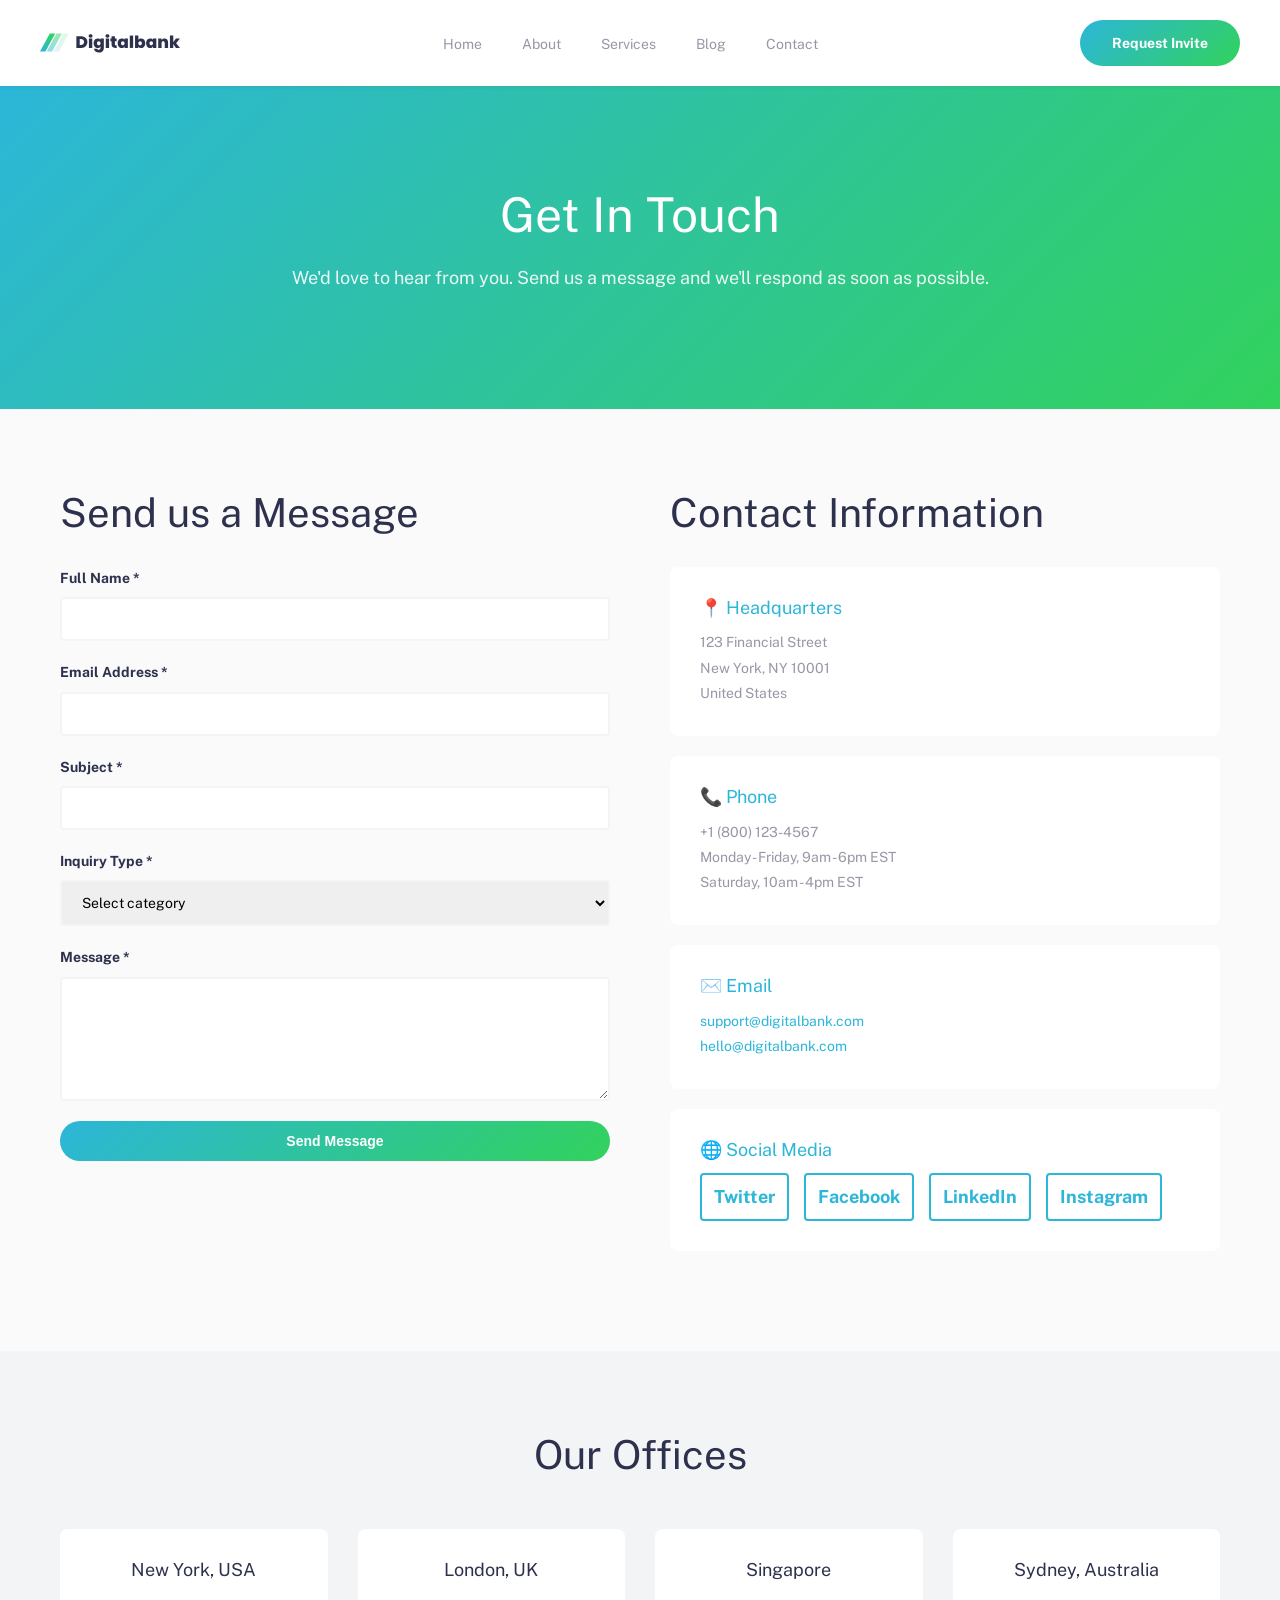
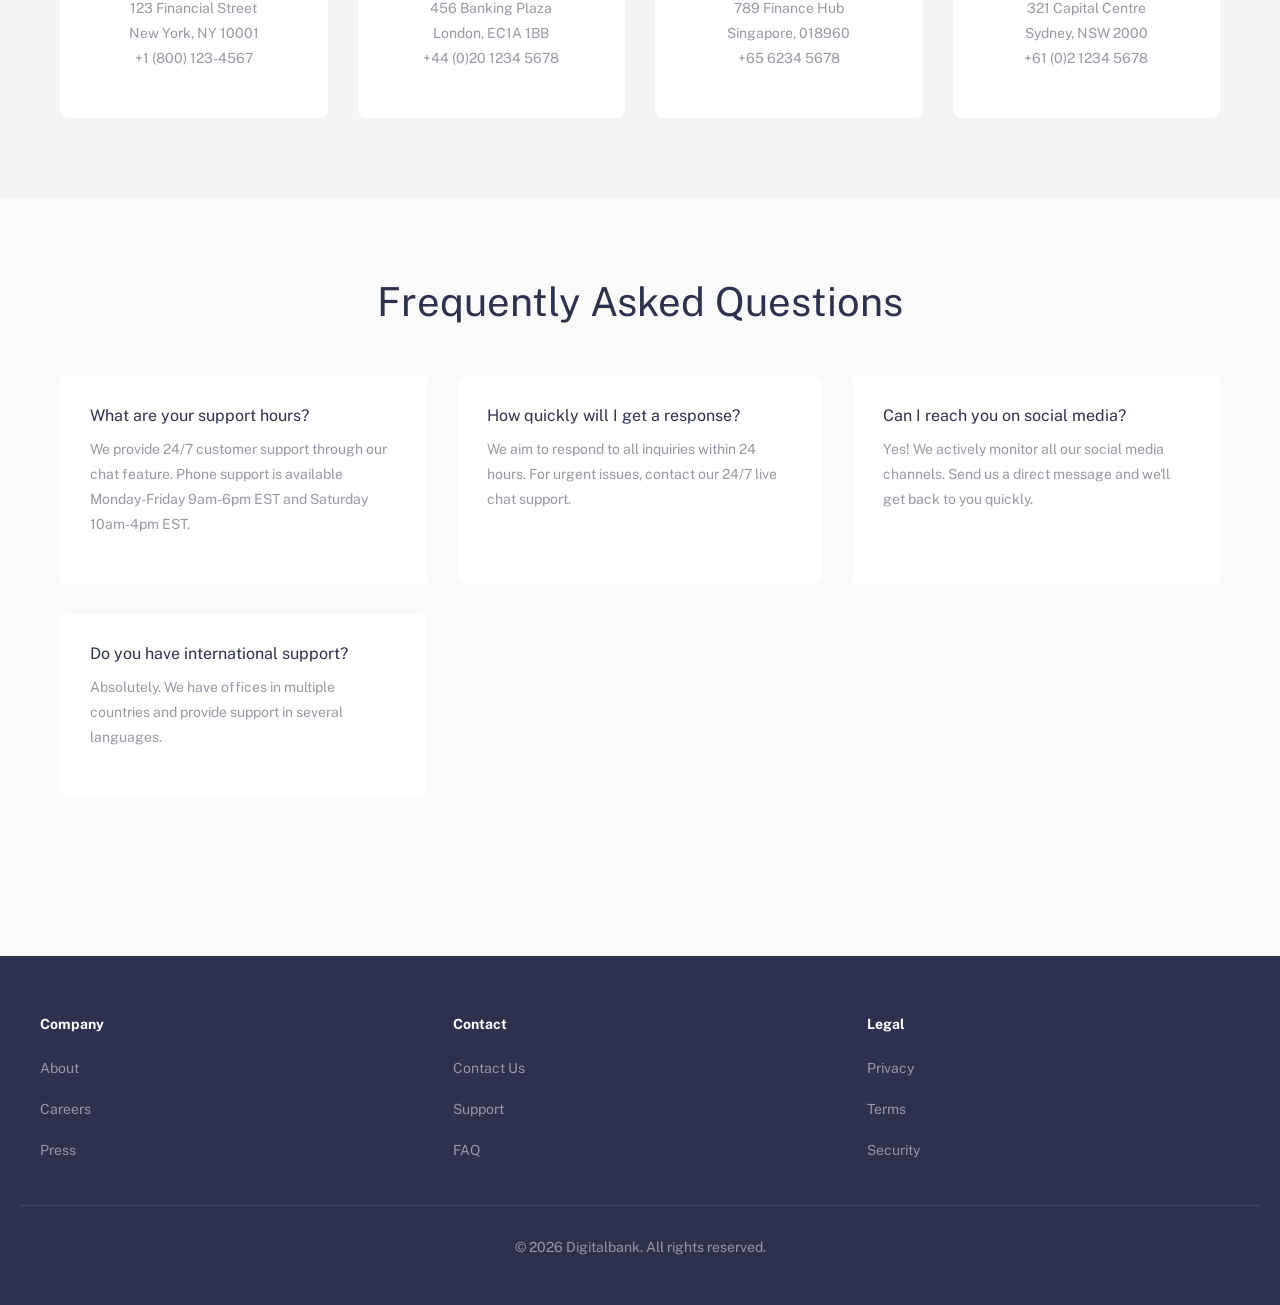
<file: contact.html>
<!DOCTYPE html>
<html lang="en">
<head>
  <meta charset="UTF-8">
  <meta name="viewport" content="width=device-width, initial-scale=1.0">
  <link rel="shortcut icon" href="./images/favicon-32x32.png" type="image/x-icon">
  <link rel="icon" type="image/png" sizes="32x32" href="./images/favicon-32x32.png">
  <link rel="preconnect" href="https://fonts.googleapis.com">
  <link rel="preconnect" href="https://fonts.gstatic.com" crossorigin>
  <link href="https://fonts.googleapis.com/css2?family=Public+Sans:wght@300;400;700&display=swap" rel="stylesheet">
  <title>Contact Us - Digitalbank</title>
  <link rel="stylesheet" href="./style.css">
</head>
<body>
  <!-- Header -->
  <header class="header-container">
    <div class="header-desktop">
      <div class="logo">
        <a href="index.html"><img src="./images/logo-dark.svg" alt="Digitalbank"></a>
      </div>

      <nav class="nav-desktop">
        <ul>
          <li><a href="index.html">Home</a></li>
          <li><a href="about.html">About</a></li>
          <li><a href="services.html">Services</a></li>
          <li><a href="blog.html">Blog</a></li>
          <li><a href="contact.html">Contact</a></li>
        </ul>
      </nav>

      <a href="#" class="btn-invite">Request Invite</a>
    </div>

    <div class="header-mobile">
      <div class="logo">
        <a href="index.html"><img src="./images/logo-dark.svg" alt="Digitalbank"></a>
      </div>

      <button class="hamburger" id="hamburger" aria-label="Toggle menu">
        <img src="./images/icon-hamburger.svg" alt="">
      </button>
    </div>

    <div class="mobile-menu-overlay" id="mobileMenuOverlay">
      <nav class="mobile-menu">
        <button class="close-menu" id="closeMenu" aria-label="Close menu">
          <img src="./images/icon-close.svg" alt="">
        </button>
        <ul>
          <li><a href="index.html">Home</a></li>
          <li><a href="about.html">About</a></li>
          <li><a href="services.html">Services</a></li>
          <li><a href="blog.html">Blog</a></li>
          <li><a href="contact.html">Contact</a></li>
        </ul>
      </nav>
    </div>
  </header>

  <!-- Main Content -->
  <main>
    <!-- Contact Hero -->
    <section class="contact-hero">
      <div class="contact-hero-content">
        <h1>Get In Touch</h1>
        <p>We'd love to hear from you. Send us a message and we'll respond as soon as possible.</p>
      </div>
    </section>

    <!-- Contact Content -->
    <section class="contact-section">
      <div class="container">
        <div class="contact-wrapper">
          <!-- Contact Form -->
          <div class="contact-form-section">
            <h2>Send us a Message</h2>
            <form class="contact-form" id="contactForm">
              <div class="form-group">
                <label for="name">Full Name *</label>
                <input type="text" id="name" name="name" required>
              </div>

              <div class="form-group">
                <label for="email">Email Address *</label>
                <input type="email" id="email" name="email" required>
              </div>

              <div class="form-group">
                <label for="subject">Subject *</label>
                <input type="text" id="subject" name="subject" required>
              </div>

              <div class="form-group">
                <label for="category">Inquiry Type *</label>
                <select id="category" name="category" required>
                  <option value="">Select category</option>
                  <option value="support">Customer Support</option>
                  <option value="billing">Billing Question</option>
                  <option value="technical">Technical Issue</option>
                  <option value="partnership">Partnership</option>
                  <option value="feedback">Feedback</option>
                  <option value="other">Other</option>
                </select>
              </div>

              <div class="form-group">
                <label for="message">Message *</label>
                <textarea id="message" name="message" rows="6" required></textarea>
              </div>

              <button type="submit" class="btn-invite">Send Message</button>
            </form>
          </div>

          <!-- Contact Info -->
          <div class="contact-info-section">
            <h2>Contact Information</h2>

            <div class="contact-info-card">
              <h3>📍 Headquarters</h3>
              <p>123 Financial Street<br>New York, NY 10001<br>United States</p>
            </div>

            <div class="contact-info-card">
              <h3>📞 Phone</h3>
              <p>+1 (800) 123-4567<br>Monday - Friday, 9am - 6pm EST<br>Saturday, 10am - 4pm EST</p>
            </div>

            <div class="contact-info-card">
              <h3>✉️ Email</h3>
              <p><a href="mailto:support@digitalbank.com">support@digitalbank.com</a><br>
              <a href="mailto:hello@digitalbank.com">hello@digitalbank.com</a></p>
            </div>

            <div class="contact-info-card">
              <h3>🌐 Social Media</h3>
              <div class="social-links">
                <a href="#">Twitter</a>
                <a href="#">Facebook</a>
                <a href="#">LinkedIn</a>
                <a href="#">Instagram</a>
              </div>
            </div>
          </div>
        </div>
      </div>
    </section>

    <!-- Office Locations -->
    <section class="contact-locations">
      <div class="container">
        <h2>Our Offices</h2>
        <div class="locations-grid">
          <div class="location-card">
            <h3>New York, USA</h3>
            <p>123 Financial Street<br>New York, NY 10001<br>+1 (800) 123-4567</p>
          </div>
          <div class="location-card">
            <h3>London, UK</h3>
            <p>456 Banking Plaza<br>London, EC1A 1BB<br>+44 (0)20 1234 5678</p>
          </div>
          <div class="location-card">
            <h3>Singapore</h3>
            <p>789 Finance Hub<br>Singapore, 018960<br>+65 6234 5678</p>
          </div>
          <div class="location-card">
            <h3>Sydney, Australia</h3>
            <p>321 Capital Centre<br>Sydney, NSW 2000<br>+61 (0)2 1234 5678</p>
          </div>
        </div>
      </div>
    </section>

    <!-- FAQ Section -->
    <section class="contact-faq">
      <div class="container">
        <h2>Frequently Asked Questions</h2>
        <div class="faq-grid">
          <div class="faq-item">
            <h3>What are your support hours?</h3>
            <p>We provide 24/7 customer support through our chat feature. Phone support is available Monday-Friday 9am-6pm EST and Saturday 10am-4pm EST.</p>
          </div>
          <div class="faq-item">
            <h3>How quickly will I get a response?</h3>
            <p>We aim to respond to all inquiries within 24 hours. For urgent issues, contact our 24/7 live chat support.</p>
          </div>
          <div class="faq-item">
            <h3>Can I reach you on social media?</h3>
            <p>Yes! We actively monitor all our social media channels. Send us a direct message and we'll get back to you quickly.</p>
          </div>
          <div class="faq-item">
            <h3>Do you have international support?</h3>
            <p>Absolutely. We have offices in multiple countries and provide support in several languages.</p>
          </div>
        </div>
      </div>
    </section>
  </main>

  <!-- Footer -->
  <footer class="footer">
    <div class="footer-content">
      <div class="footer-section">
        <h4>Company</h4>
        <ul>
          <li><a href="about.html">About</a></li>
          <li><a href="careers.html">Careers</a></li>
          <li><a href="#">Press</a></li>
        </ul>
      </div>
      <div class="footer-section">
        <h4>Contact</h4>
        <ul>
          <li><a href="contact.html">Contact Us</a></li>
          <li><a href="#">Support</a></li>
          <li><a href="#">FAQ</a></li>
        </ul>
      </div>
      <div class="footer-section">
        <h4>Legal</h4>
        <ul>
          <li><a href="#">Privacy</a></li>
          <li><a href="#">Terms</a></li>
          <li><a href="#">Security</a></li>
        </ul>
      </div>
    </div>
    <p class="footer-copyright">&copy; 2026 Digitalbank. All rights reserved.</p>
  </footer>

  <script src="./script.js"></script>
</body>
</html>
</file>
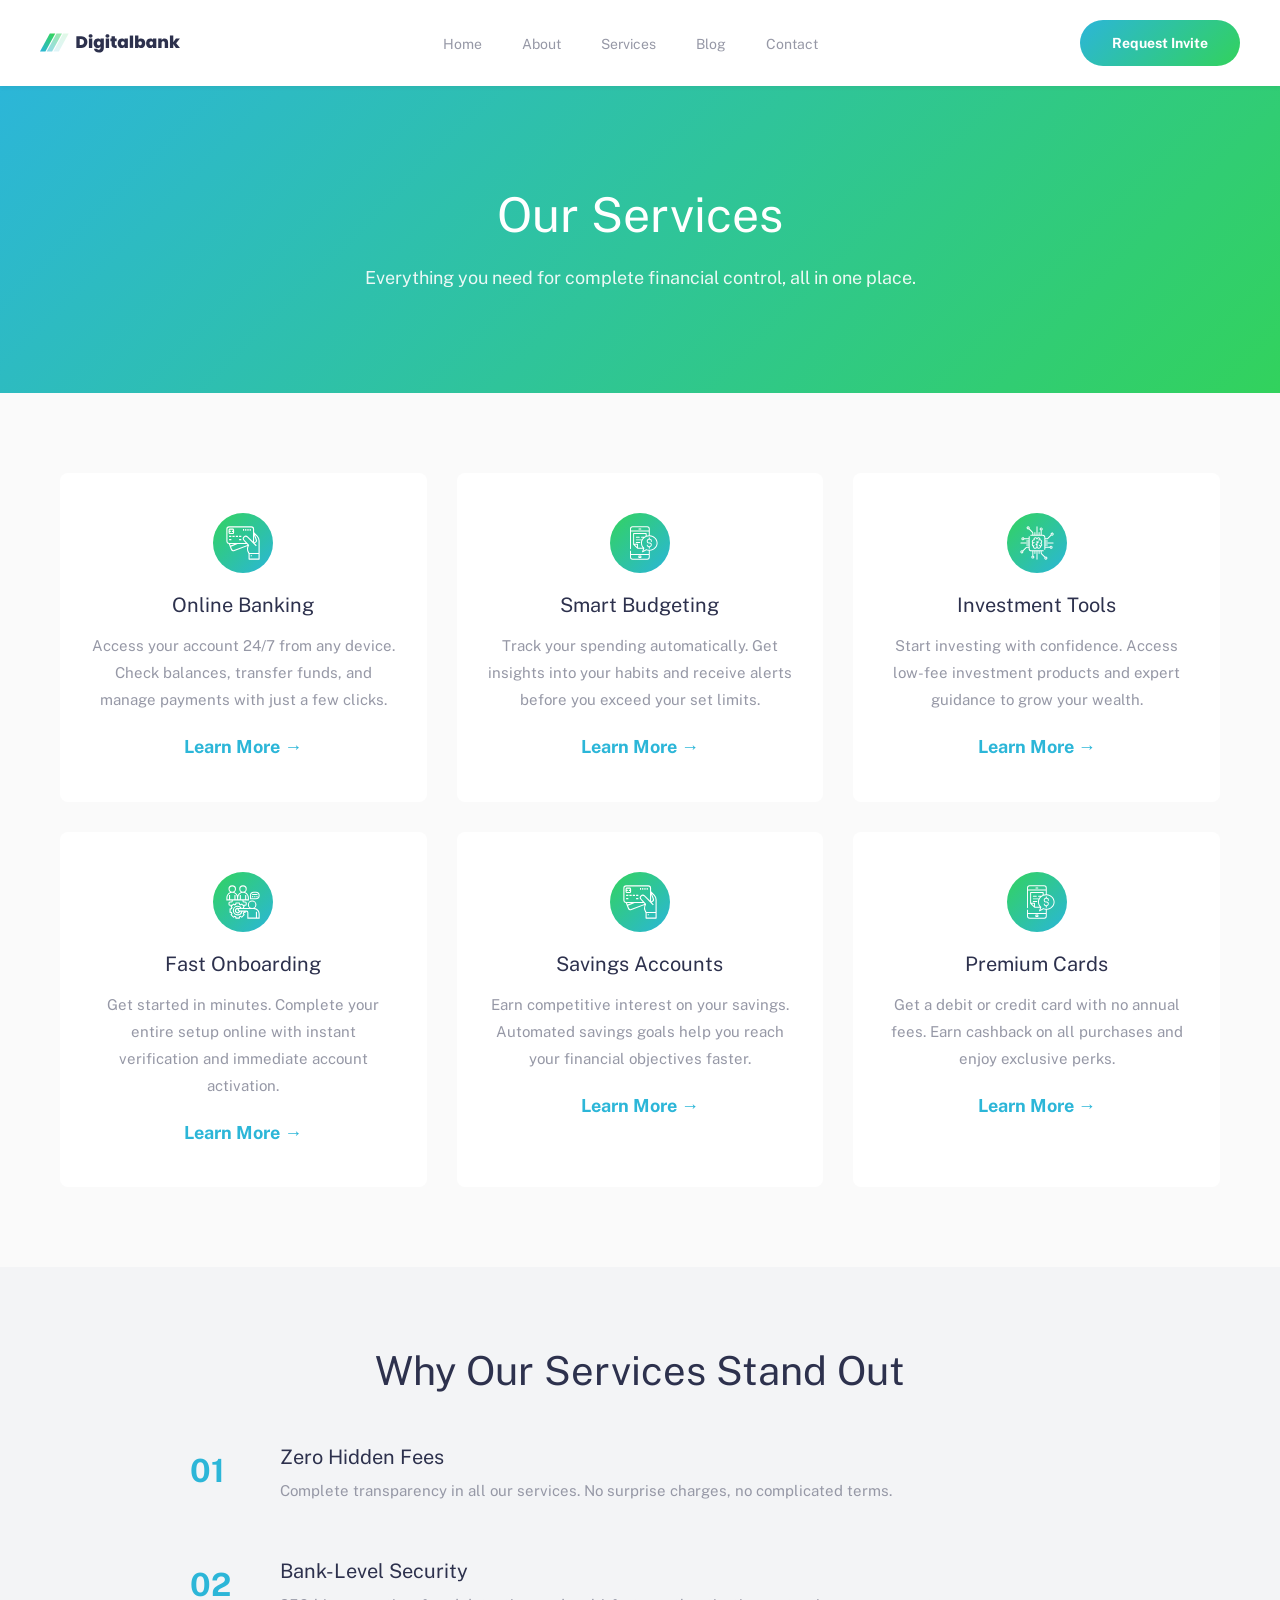
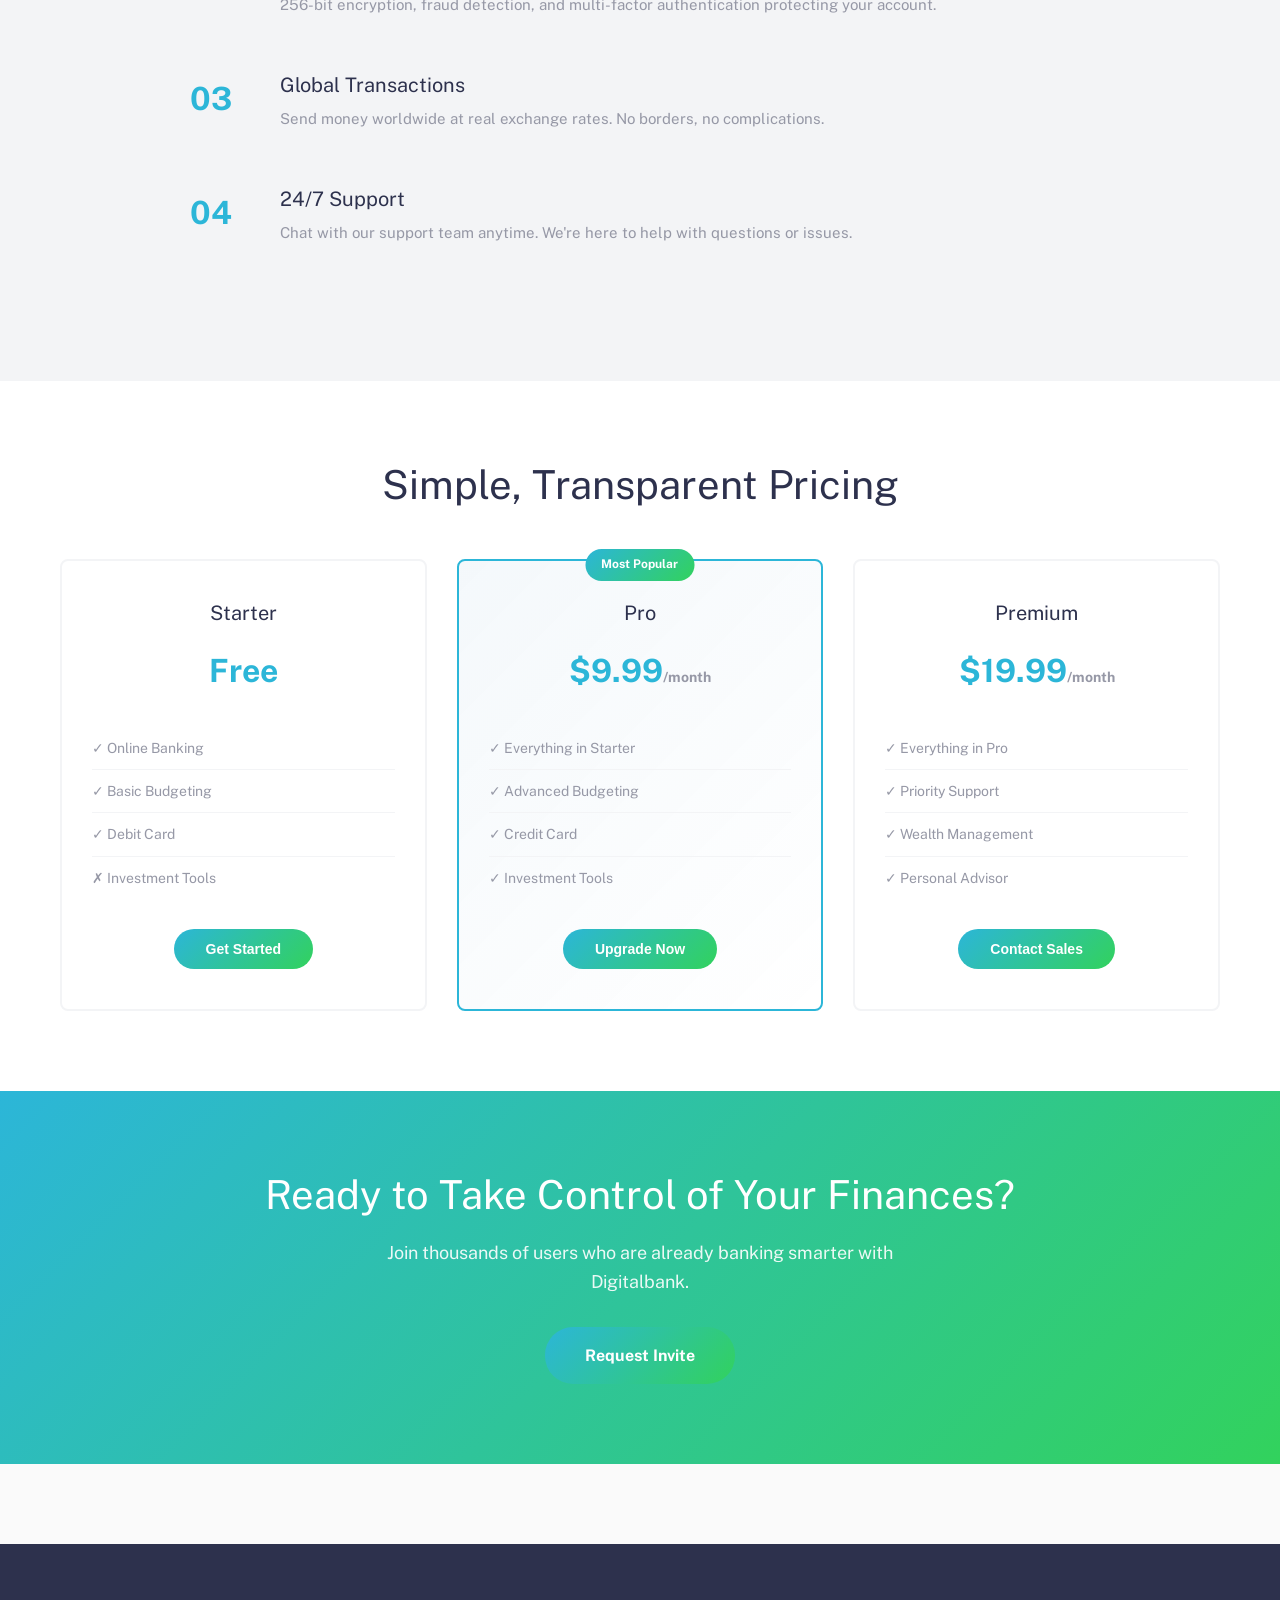
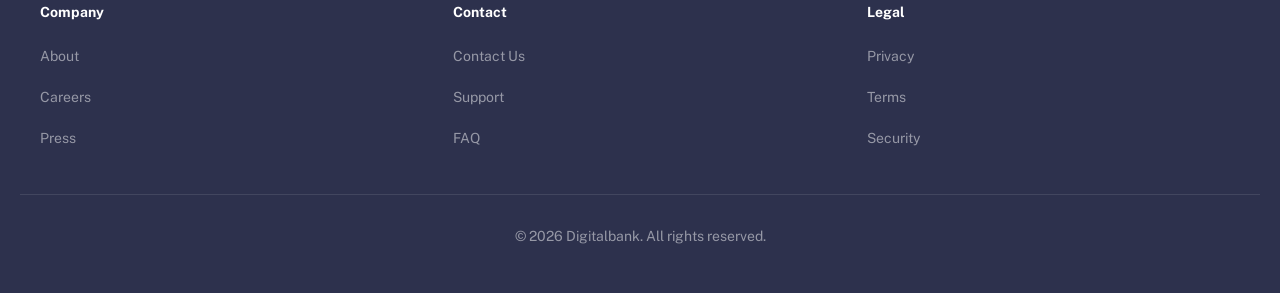
<file: services.html>
<!DOCTYPE html>
<html lang="en">
<head>
  <meta charset="UTF-8">
  <meta name="viewport" content="width=device-width, initial-scale=1.0">
  <link rel="shortcut icon" href="./images/favicon-32x32.png" type="image/x-icon">
  <link rel="icon" type="image/png" sizes="32x32" href="./images/favicon-32x32.png">
  <link rel="preconnect" href="https://fonts.googleapis.com">
  <link rel="preconnect" href="https://fonts.gstatic.com" crossorigin>
  <link href="https://fonts.googleapis.com/css2?family=Public+Sans:wght@300;400;700&display=swap" rel="stylesheet">
  <title>Services - Digitalbank</title>
  <link rel="stylesheet" href="./style.css">
</head>
<body>
  <!-- Header -->
  <header class="header-container">
    <div class="header-desktop">
      <div class="logo">
        <a href="index.html"><img src="./images/logo-dark.svg" alt="Digitalbank"></a>
      </div>

      <nav class="nav-desktop">
        <ul>
          <li><a href="index.html">Home</a></li>
          <li><a href="about.html">About</a></li>
          <li><a href="services.html">Services</a></li>
          <li><a href="blog.html">Blog</a></li>
          <li><a href="contact.html">Contact</a></li>
        </ul>
      </nav>

      <a href="#" class="btn-invite">Request Invite</a>
    </div>

    <div class="header-mobile">
      <div class="logo">
        <a href="index.html"><img src="./images/logo-dark.svg" alt="Digitalbank"></a>
      </div>

      <button class="hamburger" id="hamburger" aria-label="Toggle menu">
        <img src="./images/icon-hamburger.svg" alt="">
      </button>
    </div>

    <div class="mobile-menu-overlay" id="mobileMenuOverlay">
      <nav class="mobile-menu">
        <button class="close-menu" id="closeMenu" aria-label="Close menu">
          <img src="./images/icon-close.svg" alt="">
        </button>
        <ul>
          <li><a href="index.html">Home</a></li>
          <li><a href="about.html">About</a></li>
          <li><a href="services.html">Services</a></li>
          <li><a href="blog.html">Blog</a></li>
          <li><a href="contact.html">Contact</a></li>
        </ul>
      </nav>
    </div>
  </header>

  <!-- Main Content -->
  <main>
    <!-- Services Hero -->
    <section class="services-hero">
      <div class="services-hero-content">
        <h1>Our Services</h1>
        <p>Everything you need for complete financial control, all in one place.</p>
      </div>
    </section>

    <!-- Services Main Grid -->
    <section class="services-grid-section">
      <div class="container">
        <div class="services-grid">
          <div class="service-card">
            <img src="./images/icon-online.svg" alt="Online Banking">
            <h3>Online Banking</h3>
            <p>Access your account 24/7 from any device. Check balances, transfer funds, and manage payments with just a few clicks.</p>
            <a href="#" class="service-link">Learn More →</a>
          </div>

          <div class="service-card">
            <img src="./images/icon-budgeting.svg" alt="Budgeting">
            <h3>Smart Budgeting</h3>
            <p>Track your spending automatically. Get insights into your habits and receive alerts before you exceed your set limits.</p>
            <a href="#" class="service-link">Learn More →</a>
          </div>

          <div class="service-card">
            <img src="./images/icon-api.svg" alt="API">
            <h3>Investment Tools</h3>
            <p>Start investing with confidence. Access low-fee investment products and expert guidance to grow your wealth.</p>
            <a href="#" class="service-link">Learn More →</a>
          </div>

          <div class="service-card">
            <img src="./images/icon-onboarding.svg" alt="Onboarding">
            <h3>Fast Onboarding</h3>
            <p>Get started in minutes. Complete your entire setup online with instant verification and immediate account activation.</p>
            <a href="#" class="service-link">Learn More →</a>
          </div>

          <div class="service-card">
            <img src="./images/icon-online.svg" alt="Savings">
            <h3>Savings Accounts</h3>
            <p>Earn competitive interest on your savings. Automated savings goals help you reach your financial objectives faster.</p>
            <a href="#" class="service-link">Learn More →</a>
          </div>

          <div class="service-card">
            <img src="./images/icon-budgeting.svg" alt="Cards">
            <h3>Premium Cards</h3>
            <p>Get a debit or credit card with no annual fees. Earn cashback on all purchases and enjoy exclusive perks.</p>
            <a href="#" class="service-link">Learn More →</a>
          </div>
        </div>
      </div>
    </section>

    <!-- Services Features Section -->
    <section class="services-features">
      <div class="container">
        <h2>Why Our Services Stand Out</h2>
        <div class="features-list">
          <div class="feature-item">
            <div class="feature-number">01</div>
            <div class="feature-details">
              <h3>Zero Hidden Fees</h3>
              <p>Complete transparency in all our services. No surprise charges, no complicated terms.</p>
            </div>
          </div>

          <div class="feature-item">
            <div class="feature-number">02</div>
            <div class="feature-details">
              <h3>Bank-Level Security</h3>
              <p>256-bit encryption, fraud detection, and multi-factor authentication protecting your account.</p>
            </div>
          </div>

          <div class="feature-item">
            <div class="feature-number">03</div>
            <div class="feature-details">
              <h3>Global Transactions</h3>
              <p>Send money worldwide at real exchange rates. No borders, no complications.</p>
            </div>
          </div>

          <div class="feature-item">
            <div class="feature-number">04</div>
            <div class="feature-details">
              <h3>24/7 Support</h3>
              <p>Chat with our support team anytime. We're here to help with questions or issues.</p>
            </div>
          </div>
        </div>
      </div>
    </section>

    <!-- Pricing Section -->
    <section class="services-pricing">
      <div class="container">
        <h2>Simple, Transparent Pricing</h2>
        <div class="pricing-grid">
          <div class="pricing-card">
            <h3>Starter</h3>
            <p class="price">Free</p>
            <ul class="pricing-features">
              <li>✓ Online Banking</li>
              <li>✓ Basic Budgeting</li>
              <li>✓ Debit Card</li>
              <li>✗ Investment Tools</li>
            </ul>
            <button class="btn-invite">Get Started</button>
          </div>

          <div class="pricing-card featured">
            <div class="badge">Most Popular</div>
            <h3>Pro</h3>
            <p class="price">$9.99<span>/month</span></p>
            <ul class="pricing-features">
              <li>✓ Everything in Starter</li>
              <li>✓ Advanced Budgeting</li>
              <li>✓ Credit Card</li>
              <li>✓ Investment Tools</li>
            </ul>
            <button class="btn-invite">Upgrade Now</button>
          </div>

          <div class="pricing-card">
            <h3>Premium</h3>
            <p class="price">$19.99<span>/month</span></p>
            <ul class="pricing-features">
              <li>✓ Everything in Pro</li>
              <li>✓ Priority Support</li>
              <li>✓ Wealth Management</li>
              <li>✓ Personal Advisor</li>
            </ul>
            <button class="btn-invite">Contact Sales</button>
          </div>
        </div>
      </div>
    </section>

    <!-- CTA Section -->
    <section class="services-cta">
      <div class="cta-content">
        <h2>Ready to Take Control of Your Finances?</h2>
        <p>Join thousands of users who are already banking smarter with Digitalbank.</p>
        <a href="#" class="btn-invite btn-large">Request Invite</a>
      </div>
    </section>
  </main>

  <!-- Footer -->
  <footer class="footer">
    <div class="footer-content">
      <div class="footer-section">
        <h4>Company</h4>
        <ul>
          <li><a href="about.html">About</a></li>
          <li><a href="careers.html">Careers</a></li>
          <li><a href="#">Press</a></li>
        </ul>
      </div>
      <div class="footer-section">
        <h4>Contact</h4>
        <ul>
          <li><a href="contact.html">Contact Us</a></li>
          <li><a href="#">Support</a></li>
          <li><a href="#">FAQ</a></li>
        </ul>
      </div>
      <div class="footer-section">
        <h4>Legal</h4>
        <ul>
          <li><a href="#">Privacy</a></li>
          <li><a href="#">Terms</a></li>
          <li><a href="#">Security</a></li>
        </ul>
      </div>
    </div>
    <p class="footer-copyright">&copy; 2026 Digitalbank. All rights reserved.</p>
  </footer>

  <script src="./script.js"></script>
</body>
</html>
</file>
<file: style.css>
/* ========================================
   GLOBAL STYLES & RESET
   ======================================== */

* {
  margin: 0;
  padding: 0;
  box-sizing: border-box;
}

html {
  scroll-behavior: smooth;
  width: 100%;
  overflow-x: hidden;
}

body {
  font-family: 'Public Sans', sans-serif;
  font-size: 18px;
  font-weight: 400;
  color: hsl(233, 8%, 62%);
  background-color: hsl(0, 0%, 98%);
  line-height: 1.6;
  width: 100%;
  overflow-x: hidden;
}

a {
  color: inherit;
  text-decoration: none;
}

img {
  max-width: 100%;
  height: auto;
  display: block;
}

.container {
  max-width: 1200px;
  width: 100%;
  margin: 0 auto;
  padding: 0 20px;
  box-sizing: border-box;
}

/* ========================================
   TYPOGRAPHY
   ======================================== */

h1, h2, h3, h4 {
  color: hsl(233, 26%, 24%);
  font-weight: 400;
  line-height: 1.2;
}

h1 {
  font-size: 56px;
  margin-bottom: 24px;
}

h2 {
  font-size: 40px;
  margin-bottom: 16px;
}

h3 {
  font-size: 18px;
  margin-bottom: 12px;
}

h4 {
  font-size: 14px;
}

p {
  margin-bottom: 16px;
}

/* ========================================
   BUTTONS & INTERACTIVE ELEMENTS
   ======================================== */

.btn-invite {
  display: inline-block;
  padding: 12px 32px;
  border-radius: 28px;
  background: linear-gradient(135deg, hsl(192, 69%, 51%) 0%, hsl(136, 64%, 51%) 100%);
  color: white;
  font-weight: 700;
  font-size: 14px;
  cursor: pointer;
  border: none;
  transition: opacity 0.3s ease, filter 0.3s ease;
  text-align: center;
}

.btn-invite:hover {
  opacity: 0.75;
  filter: brightness(1.1);
}

.btn-invite:active {
  transform: scale(0.98);
}

.btn-large {
  padding: 16px 40px;
  font-size: 16px;
}

.btn-small {
  padding: 10px 24px;
  font-size: 12px;
}

/* ========================================
   HEADER & NAVIGATION - ALL PAGES
   ======================================== */

.header-container {
  background-color: hsl(0, 0%, 100%);
  box-shadow: 0 2px 4px rgba(0, 0, 0, 0.05);
  position: sticky;
  top: 0;
  z-index: 100;
}

/* Desktop Header */
.header-desktop {
  display: flex;
  justify-content: space-between;
  align-items: center;
  max-width: 100%;
  width: 100%;
  margin: 0 auto;
  padding: 20px 40px;
  gap: 40px;
  box-sizing: border-box;
}

.header-desktop .logo {
  flex-shrink: 0;
}

.header-desktop .logo img {
  height: 20px;
  width: auto;
}

.nav-desktop ul {
  display: flex;
  list-style: none;
  gap: 40px;
  margin: 0;
  padding: 0;
  flex-wrap: nowrap;
}

.nav-desktop a {
  color: hsl(233, 8%, 62%);
  font-size: 14px;
  font-weight: 400;
  transition: color 0.3s ease;
  position: relative;
}

.nav-desktop a::after {
  content: '';
  position: absolute;
  bottom: -8px;
  left: 0;
  width: 0;
  height: 3px;
  background: linear-gradient(135deg, hsl(192, 69%, 51%) 0%, hsl(136, 64%, 51%) 100%);
  transition: width 0.3s ease;
}

.nav-desktop a:hover {
  color: hsl(233, 26%, 24%);
}

.nav-desktop a:hover::after {
  width: 100%;
}

/* Mobile Header */
.header-mobile {
  display: none;
  justify-content: space-between;
  align-items: center;
  padding: 20px;
}

.header-mobile .logo img {
  height: 24px;
  width: auto;
}

.hamburger {
  background: none;
  border: none;
  cursor: pointer;
  padding: 0;
  display: flex;
  align-items: center;
  justify-content: center;
}

.hamburger img {
  width: 24px;
  height: 24px;
}

/* Mobile Menu Modal */
.mobile-menu-overlay {
  display: none;
  position: fixed;
  top: 0;
  left: 0;
  right: 0;
  bottom: 0;
  background: rgba(45, 48, 71, 0.8);
  z-index: 999;
  opacity: 0;
  visibility: hidden;
  transition: opacity 0.3s ease, visibility 0.3s ease;
}

.mobile-menu-overlay.active {
  opacity: 1;
  visibility: visible;
}

.mobile-menu {
  position: absolute;
  top: 70px;
  left: 0;
  right: 0;
  background: white;
  padding: 30px 20px;
  border-radius: 0 0 8px 8px;
}

.mobile-menu ul {
  list-style: none;
  display: flex;
  flex-direction: column;
  gap: 20px;
}

.mobile-menu a {
  color: hsl(233, 26%, 24%);
  font-weight: 700;
  font-size: 18px;
  transition: color 0.3s ease;
}

.mobile-menu a:hover {
  color: hsl(192, 69%, 51%);
}

.close-menu {
  background: none;
  border: none;
  cursor: pointer;
  display: flex;
  justify-content: flex-end;
  width: 100%;
  margin-bottom: 20px;
}

.close-menu img {
  width: 20px;
  height: 20px;
}

/* ========================================
   FOOTER - ALL PAGES
   ======================================== */

.footer {
  background-color: hsl(233, 26%, 24%);
  color: white;
  padding: 60px 20px 30px;
  margin-top: 80px;
}

.footer-content {
  max-width: 1200px;
  margin: 0 auto 30px;
  display: grid;
  grid-template-columns: repeat(auto-fit, minmax(200px, 1fr));
  gap: 40px;
}

.footer-section h4 {
  color: white;
  margin-bottom: 20px;
  font-size: 14px;
  font-weight: 700;
}

.footer-section ul {
  list-style: none;
}

.footer-section ul li {
  margin-bottom: 12px;
}

.footer-section a {
  color: hsl(233, 8%, 62%);
  font-size: 14px;
  transition: color 0.3s ease;
}

.footer-section a:hover {
  color: hsl(136, 64%, 51%);
}

.footer-copyright {
  text-align: center;
  color: hsl(233, 8%, 62%);
  font-size: 14px;
  padding-top: 30px;
  border-top: 1px solid rgba(255, 255, 255, 0.1);
}

/* ========================================
   HOME PAGE - index.html
   ======================================== */

/* Hero Section */
.hero {
  display: flex;
  align-items: center;
  justify-content: space-between;
  gap: 60px;
  padding: 80px 40px;
  background: linear-gradient(135deg, rgba(45, 48, 71, 0.05) 0%, rgba(0, 0, 0, 0) 100%);
}

.hero-content {
  flex: 1;
  max-width: 600px;
}

.hero-content h1 {
  font-size: 56px;
  margin-bottom: 30px;
  line-height: 1.1;
}

.hero-content p {
  font-size: 18px;
  color: hsl(233, 8%, 62%);
  margin-bottom: 30px;
  line-height: 1.8;
}

.hero-image {
  flex: 1;
  min-width: 300px;
}

.hero-image img {
  width: 100%;
  height: auto;
}

/* Features Section */
.features {
  background-color: hsl(220, 16%, 96%);
  padding: 80px 40px;
}

.features-header {
  text-align: center;
  max-width: 700px;
  margin: 0 auto 60px;
}

.features-header h2 {
  font-size: 40px;
  margin-bottom: 20px;
}

.features-header p {
  font-size: 16px;
  color: hsl(233, 8%, 62%);
}

.features-grid {
  display: grid;
  grid-template-columns: repeat(auto-fit, minmax(250px, 1fr));
  gap: 30px;
  max-width: 1200px;
  margin: 0 auto;
}

.feature-card {
  background: white;
  padding: 30px;
  border-radius: 8px;
  text-align: center;
  transition: transform 0.3s ease, box-shadow 0.3s ease;
}

.feature-card:hover {
  transform: translateY(-10px);
  box-shadow: 0 10px 30px rgba(0, 0, 0, 0.1);
}

.feature-card img {
  width: 60px;
  height: 60px;
  margin: 0 auto 20px;
}

.feature-card h3 {
  font-size: 20px;
  margin-bottom: 15px;
  color: hsl(233, 26%, 24%);
}

.feature-card p {
  font-size: 15px;
  color: hsl(233, 8%, 62%);
  line-height: 1.8;
}

/* Articles Section */
.articles {
  padding: 80px 40px;
  background-color: hsl(0, 0%, 98%);
}

.articles h2 {
  text-align: center;
  margin-bottom: 60px;
  font-size: 40px;
}

.articles-grid {
  display: grid;
  grid-template-columns: repeat(auto-fit, minmax(280px, 1fr));
  gap: 30px;
  max-width: 1200px;
  margin: 0 auto;
}

.article-card {
  background: white;
  border-radius: 8px;
  overflow: hidden;
  transition: transform 0.3s ease, box-shadow 0.3s ease;
  cursor: pointer;
}

.article-card:hover {
  transform: translateY(-8px);
  box-shadow: 0 15px 40px rgba(0, 0, 0, 0.1);
}

.article-image {
  width: 100%;
  height: 200px;
  overflow: hidden;
}

.article-image img {
  width: 100%;
  height: 100%;
  object-fit: cover;
  transition: transform 0.3s ease;
}

.article-card:hover .article-image img {
  transform: scale(1.05);
}

.article-content {
  padding: 30px;
}

.article-author {
  font-size: 13px;
  color: hsl(233, 8%, 62%);
  margin-bottom: 10px;
}

.article-title {
  display: block;
  font-size: 18px;
  font-weight: 700;
  color: hsl(233, 26%, 24%);
  margin-bottom: 15px;
  transition: color 0.3s ease;
}

.article-card:hover .article-title {
  color: hsl(192, 69%, 51%);
}

.article-description {
  font-size: 15px;
  color: hsl(233, 8%, 62%);
  line-height: 1.8;
}

/* ========================================
   ABOUT PAGE - about.html
   ======================================== */

.about-hero {
  background: linear-gradient(135deg, hsl(192, 69%, 51%) 0%, hsl(136, 64%, 51%) 100%);
  color: white;
  padding: 100px 40px;
  text-align: center;
}

.about-hero-content h1 {
  color: white;
  font-size: 48px;
  margin-bottom: 20px;
}

.about-hero-content p {
  font-size: 18px;
  opacity: 0.9;
  max-width: 600px;
  margin: 0 auto;
}

.about-mission {
  padding: 80px 40px;
  background-color: hsl(0, 0%, 100%);
}

.mission-grid {
  display: grid;
  grid-template-columns: 1fr 1fr;
  gap: 60px;
  align-items: center;
  max-width: 1200px;
  margin: 0 auto;
}

.mission-content h2 {
  font-size: 40px;
  margin-bottom: 30px;
}

.mission-content p {
  font-size: 16px;
  color: hsl(233, 8%, 62%);
  line-height: 1.8;
  margin-bottom: 20px;
}

.mission-image img {
  width: 100%;
  height: auto;
  border-radius: 8px;
}

.about-values {
  padding: 80px 40px;
  background-color: hsl(220, 16%, 96%);
}

.about-values h2 {
  text-align: center;
  margin-bottom: 50px;
}

.values-grid {
  display: grid;
  grid-template-columns: repeat(auto-fit, minmax(280px, 1fr));
  gap: 30px;
  max-width: 1200px;
  margin: 0 auto;
}

.value-card {
  background: white;
  padding: 40px 30px;
  border-radius: 8px;
  text-align: center;
  transition: transform 0.3s ease;
}

.value-card:hover {
  transform: translateY(-10px);
}

.value-icon {
  font-size: 48px;
  margin-bottom: 20px;
}

.value-card h3 {
  font-size: 20px;
  margin-bottom: 15px;
}

.value-card p {
  font-size: 15px;
  color: hsl(233, 8%, 62%);
}

.about-stats {
  padding: 80px 40px;
  background-color: hsl(0, 0%, 100%);
}

.stats-grid {
  display: grid;
  grid-template-columns: repeat(auto-fit, minmax(250px, 1fr));
  gap: 30px;
  max-width: 1200px;
  margin: 0 auto;
}

.stat-card {
  text-align: center;
  padding: 40px 20px;
  border-radius: 8px;
  background: linear-gradient(135deg, rgba(45, 48, 71, 0.05) 0%, rgba(0, 0, 0, 0) 100%);
}

.stat-card h3 {
  font-size: 44px;
  color: hsl(192, 69%, 51%);
  margin-bottom: 10px;
}

.stat-card p {
  font-size: 16px;
  color: hsl(233, 8%, 62%);
}

.about-team {
  padding: 80px 40px;
  background-color: hsl(220, 16%, 96%);
}

.about-team h2 {
  text-align: center;
  margin-bottom: 50px;
}

.team-grid {
  display: grid;
  grid-template-columns: repeat(auto-fit, minmax(280px, 1fr));
  gap: 40px;
  max-width: 1200px;
  margin: 0 auto;
}

.team-card {
  background: white;
  border-radius: 8px;
  overflow: hidden;
  text-align: center;
  transition: transform 0.3s ease;
}

.team-card:hover {
  transform: translateY(-10px);
}

.team-image {
  width: 100%;
  height: 250px;
  overflow: hidden;
}

.team-image img {
  width: 100%;
  height: 100%;
  object-fit: cover;
}

.team-card h3 {
  padding-top: 20px;
  font-size: 20px;
}

.position {
  color: hsl(192, 69%, 51%);
  font-weight: 700;
  margin-bottom: 10px;
}

.team-card .bio {
  padding: 0 20px 20px;
  font-size: 14px;
  color: hsl(233, 8%, 62%);
}

/* ========================================
   SERVICES PAGE - services.html
   ======================================== */

.services-hero {
  background: linear-gradient(135deg, hsl(192, 69%, 51%) 0%, hsl(136, 64%, 51%) 100%);
  color: white;
  padding: 100px 40px;
  text-align: center;
}

.services-hero-content h1 {
  color: white;
  font-size: 48px;
  margin-bottom: 20px;
}

.services-hero-content p {
  font-size: 18px;
  opacity: 0.9;
  max-width: 600px;
  margin: 0 auto;
}

.services-grid-section {
  padding: 80px 40px;
  background-color: hsl(0, 0%, 98%);
}

.services-grid {
  display: grid;
  grid-template-columns: repeat(auto-fit, minmax(300px, 1fr));
  gap: 30px;
}

.service-card {
  background: white;
  padding: 40px 30px;
  border-radius: 8px;
  text-align: center;
  transition: transform 0.3s ease, box-shadow 0.3s ease;
}

.service-card:hover {
  transform: translateY(-10px);
  box-shadow: 0 15px 40px rgba(0, 0, 0, 0.1);
}

.service-card img {
  width: 60px;
  height: 60px;
  margin: 0 auto 20px;
}

.service-card h3 {
  font-size: 20px;
  margin-bottom: 15px;
}

.service-card p {
  font-size: 15px;
  color: hsl(233, 8%, 62%);
  margin-bottom: 20px;
  line-height: 1.8;
}

.service-link {
  color: hsl(192, 69%, 51%);
  font-weight: 700;
  transition: color 0.3s ease;
  display: inline-block;
}

.service-link:hover {
  color: hsl(136, 64%, 51%);
}

.services-features {
  padding: 80px 40px;
  background-color: hsl(220, 16%, 96%);
}

.services-features h2 {
  text-align: center;
  margin-bottom: 50px;
}

.features-list {
  max-width: 900px;
  margin: 0 auto;
}

.feature-item {
  display: flex;
  gap: 30px;
  margin-bottom: 40px;
  align-items: flex-start;
}

.feature-number {
  font-size: 32px;
  font-weight: 700;
  color: hsl(192, 69%, 51%);
  min-width: 60px;
}

.feature-details h3 {
  font-size: 20px;
  margin-bottom: 10px;
}

.feature-details p {
  font-size: 15px;
  color: hsl(233, 8%, 62%);
}

.services-pricing {
  padding: 80px 40px;
  background-color: hsl(0, 0%, 100%);
}

.services-pricing h2 {
  text-align: center;
  margin-bottom: 50px;
}

.pricing-grid {
  display: grid;
  grid-template-columns: repeat(auto-fit, minmax(280px, 1fr));
  gap: 30px;
  max-width: 1200px;
  margin: 0 auto;
}

.pricing-card {
  background: white;
  border: 2px solid hsl(220, 16%, 96%);
  padding: 40px 30px;
  border-radius: 8px;
  text-align: center;
  transition: transform 0.3s ease, border-color 0.3s ease;
  position: relative;
}

.pricing-card:hover {
  transform: scale(1.02);
}

.pricing-card.featured {
  border-color: hsl(192, 69%, 51%);
  background: linear-gradient(135deg, rgba(45, 126, 184, 0.05) 0%, rgba(0, 0, 0, 0) 100%);
}

.badge {
  position: absolute;
  top: -12px;
  left: 50%;
  transform: translateX(-50%);
  background: linear-gradient(135deg, hsl(192, 69%, 51%) 0%, hsl(136, 64%, 51%) 100%);
  color: white;
  padding: 6px 16px;
  border-radius: 20px;
  font-size: 12px;
  font-weight: 700;
}

.pricing-card h3 {
  font-size: 20px;
  margin-bottom: 20px;
}

.price {
  font-size: 32px;
  font-weight: 700;
  color: hsl(192, 69%, 51%);
  margin-bottom: 20px;
}

.price span {
  font-size: 14px;
  color: hsl(233, 8%, 62%);
}

.pricing-features {
  list-style: none;
  margin: 30px 0;
  text-align: left;
}

.pricing-features li {
  padding: 10px 0;
  font-size: 14px;
  color: hsl(233, 8%, 62%);
  border-bottom: 1px solid hsl(220, 16%, 96%);
}

.pricing-features li:last-child {
  border-bottom: none;
}

.services-cta {
  padding: 80px 40px;
  background: linear-gradient(135deg, hsl(192, 69%, 51%) 0%, hsl(136, 64%, 51%) 100%);
  color: white;
  text-align: center;
}

.cta-content h2 {
  color: white;
  font-size: 40px;
  margin-bottom: 20px;
}

.cta-content p {
  font-size: 18px;
  opacity: 0.9;
  margin-bottom: 30px;
  max-width: 600px;
  margin-left: auto;
  margin-right: auto;
}

/* ========================================
   BLOG PAGE - blog.html
   ======================================== */

.blog-hero {
  background: linear-gradient(135deg, hsl(192, 69%, 51%) 0%, hsl(136, 64%, 51%) 100%);
  color: white;
  padding: 100px 40px;
  text-align: center;
}

.blog-hero-content h1 {
  color: white;
  font-size: 48px;
  margin-bottom: 20px;
}

.blog-hero-content p {
  font-size: 18px;
  opacity: 0.9;
}

.blog-section {
  padding: 80px 40px;
  background-color: hsl(0, 0%, 98%);
}

.blog-grid {
  display: grid;
  grid-template-columns: repeat(auto-fill, minmax(300px, 1fr));
  gap: 30px;
  margin-bottom: 60px;
}

.blog-card {
  background: white;
  border-radius: 8px;
  overflow: hidden;
  transition: transform 0.3s ease, box-shadow 0.3s ease;
}

.blog-card:hover {
  transform: translateY(-8px);
  box-shadow: 0 15px 40px rgba(0, 0, 0, 0.1);
}

.blog-image {
  width: 100%;
  height: 200px;
  overflow: hidden;
}

.blog-image img {
  width: 100%;
  height: 100%;
  object-fit: cover;
  transition: transform 0.3s ease;
}

.blog-card:hover .blog-image img {
  transform: scale(1.05);
}

.blog-content {
  padding: 30px;
}

.blog-date {
  font-size: 13px;
  color: hsl(233, 8%, 62%);
  margin-bottom: 5px;
}

.blog-category {
  display: inline-block;
  background-color: hsl(192, 69%, 51%);
  color: white;
  padding: 4px 12px;
  border-radius: 4px;
  font-size: 12px;
  font-weight: 700;
  margin-bottom: 12px;
}

.blog-title {
  font-size: 18px;
  font-weight: 700;
  color: hsl(233, 26%, 24%);
  margin-bottom: 15px;
  display: block;
  transition: color 0.3s ease;
}

.blog-card:hover .blog-title {
  color: hsl(192, 69%, 51%);
}

.blog-excerpt {
  font-size: 14px;
  color: hsl(233, 8%, 62%);
  line-height: 1.8;
  margin-bottom: 15px;
}

.blog-read-more {
  color: hsl(192, 69%, 51%);
  font-weight: 700;
  font-size: 14px;
  transition: color 0.3s ease;
}

.blog-read-more:hover {
  color: hsl(136, 64%, 51%);
}

.pagination {
  display: flex;
  justify-content: center;
  align-items: center;
  gap: 20px;
  margin-bottom: 60px;
}

.pagination-btn {
  padding: 10px 20px;
  background-color: white;
  border: 2px solid hsl(220, 16%, 96%);
  border-radius: 4px;
  cursor: pointer;
  font-weight: 700;
  transition: all 0.3s ease;
}

.pagination-btn:disabled {
  opacity: 0.5;
  cursor: not-allowed;
}

.pagination-btn:not(:disabled):hover {
  background: linear-gradient(135deg, hsl(192, 69%, 51%) 0%, hsl(136, 64%, 51%) 100%);
  color: white;
  border-color: transparent;
}

.pagination-info {
  color: hsl(233, 8%, 62%);
  font-weight: 700;
}

.blog-newsletter {
  padding: 60px 40px;
  background: linear-gradient(135deg, hsl(192, 69%, 51%) 0%, hsl(136, 64%, 51%) 100%);
  color: white;
  text-align: center;
}

.newsletter-content h2 {
  color: white;
  font-size: 36px;
  margin-bottom: 12px;
}

.newsletter-content p {
  font-size: 16px;
  opacity: 0.9;
  margin-bottom: 30px;
}

.newsletter-form {
  display: flex;
  gap: 10px;
  max-width: 500px;
  margin: 0 auto;
  flex-wrap: wrap;
  justify-content: center;
}

.newsletter-form input {
  flex: 1;
  min-width: 250px;
  padding: 12px 20px;
  border: none;
  border-radius: 4px;
  font-family: 'Public Sans', sans-serif;
  font-size: 14px;
}

.newsletter-form button {
  white-space: nowrap;
}

/* ========================================
   CONTACT PAGE - contact.html
   ======================================== */

.contact-hero {
  background: linear-gradient(135deg, hsl(192, 69%, 51%) 0%, hsl(136, 64%, 51%) 100%);
  color: white;
  padding: 100px 40px;
  text-align: center;
}

.contact-hero-content h1 {
  color: white;
  font-size: 48px;
  margin-bottom: 20px;
}

.contact-hero-content p {
  font-size: 18px;
  opacity: 0.9;
}

.contact-section {
  padding: 80px 40px;
  background-color: hsl(0, 0%, 98%);
}

.contact-wrapper {
  display: grid;
  grid-template-columns: 1fr 1fr;
  gap: 60px;
  max-width: 1200px;
  margin: 0 auto;
}

.contact-form-section h2 {
  margin-bottom: 30px;
}

.contact-form {
  display: flex;
  flex-direction: column;
  gap: 20px;
}

.form-group {
  display: flex;
  flex-direction: column;
}

.form-group label {
  font-weight: 700;
  margin-bottom: 8px;
  color: hsl(233, 26%, 24%);
  font-size: 14px;
}

.form-group input,
.form-group select,
.form-group textarea {
  padding: 12px 16px;
  border: 2px solid hsl(220, 16%, 96%);
  border-radius: 4px;
  font-family: 'Public Sans', sans-serif;
  font-size: 14px;
  transition: border-color 0.3s ease;
}

.form-group input:focus,
.form-group select:focus,
.form-group textarea:focus {
  outline: none;
  border-color: hsl(192, 69%, 51%);
}

.contact-info-section h2 {
  margin-bottom: 30px;
}

.contact-info-card {
  background: white;
  padding: 30px;
  border-radius: 8px;
  margin-bottom: 20px;
}

.contact-info-card h3 {
  font-size: 18px;
  margin-bottom: 12px;
  color: hsl(192, 69%, 51%);
}

.contact-info-card p {
  font-size: 14px;
  color: hsl(233, 8%, 62%);
  line-height: 1.8;
  margin: 0;
}

.contact-info-card a {
  color: hsl(192, 69%, 51%);
  transition: color 0.3s ease;
}

.contact-info-card a:hover {
  color: hsl(136, 64%, 51%);
}

.social-links {
  display: flex;
  gap: 15px;
  flex-wrap: wrap;
}

.social-links a {
  color: hsl(192, 69%, 51%);
  font-weight: 700;
  padding: 8px 12px;
  border: 2px solid hsl(192, 69%, 51%);
  border-radius: 4px;
  transition: all 0.3s ease;
}

.social-links a:hover {
  background-color: hsl(192, 69%, 51%);
  color: white;
}

.contact-locations {
  padding: 80px 40px;
  background-color: hsl(220, 16%, 96%);
}

.contact-locations h2 {
  text-align: center;
  margin-bottom: 50px;
}

.locations-grid {
  display: grid;
  grid-template-columns: repeat(auto-fit, minmax(250px, 1fr));
  gap: 30px;
  max-width: 1200px;
  margin: 0 auto;
}

.location-card {
  background: white;
  padding: 30px;
  border-radius: 8px;
  text-align: center;
}

.location-card h3 {
  font-size: 18px;
  margin-bottom: 15px;
}

.location-card p {
  font-size: 14px;
  color: hsl(233, 8%, 62%);
  line-height: 1.8;
}

.contact-faq {
  padding: 80px 40px;
  background-color: hsl(0, 0%, 98%);
}

.contact-faq h2 {
  text-align: center;
  margin-bottom: 50px;
}

.faq-grid {
  display: grid;
  grid-template-columns: repeat(auto-fit, minmax(280px, 1fr));
  gap: 30px;
  max-width: 1200px;
  margin: 0 auto;
}

.faq-item {
  background: white;
  padding: 30px;
  border-radius: 8px;
}

.faq-item h3 {
  font-size: 16px;
  margin-bottom: 12px;
  color: hsl(233, 26%, 24%);
}

.faq-item p {
  font-size: 14px;
  color: hsl(233, 8%, 62%);
  line-height: 1.8;
}

/* ========================================
   CAREERS PAGE - careers.html
   ======================================== */

.careers-hero {
  background: linear-gradient(135deg, hsl(192, 69%, 51%) 0%, hsl(136, 64%, 51%) 100%);
  color: white;
  padding: 100px 40px;
  text-align: center;
}

.careers-hero-content h1 {
  color: white;
  font-size: 48px;
  margin-bottom: 20px;
}

.careers-hero-content p {
  font-size: 18px;
  opacity: 0.9;
}

.careers-why {
  padding: 80px 40px;
  background-color: hsl(0, 0%, 98%);
}

.careers-why h2 {
  text-align: center;
  margin-bottom: 50px;
}

.why-grid {
  display: grid;
  grid-template-columns: repeat(auto-fit, minmax(280px, 1fr));
  gap: 30px;
  max-width: 1200px;
  margin: 0 auto;
}

.why-card {
  background: white;
  padding: 40px 30px;
  border-radius: 8px;
  text-align: center;
  transition: transform 0.3s ease;
}

.why-card:hover {
  transform: translateY(-10px);
}

.why-icon {
  font-size: 48px;
  margin-bottom: 20px;
}

.why-card h3 {
  font-size: 18px;
  margin-bottom: 12px;
}

.why-card p {
  font-size: 14px;
  color: hsl(233, 8%, 62%);
}

.careers-positions {
  padding: 80px 40px;
  background-color: hsl(220, 16%, 96%);
}

.careers-positions h2 {
  text-align: center;
  margin-bottom: 50px;
}

.positions-list {
  display: grid;
  grid-template-columns: repeat(auto-fit, minmax(320px, 1fr));
  gap: 30px;
  max-width: 1200px;
  margin: 0 auto;
}

.position-card {
  background: white;
  padding: 30px;
  border-radius: 8px;
  transition: transform 0.3s ease, box-shadow 0.3s ease;
  display: flex;
  flex-direction: column;
}

.position-card:hover {
  transform: translateY(-5px);
  box-shadow: 0 10px 30px rgba(0, 0, 0, 0.1);
}

.position-header {
  margin-bottom: 20px;
}

.position-header h3 {
  font-size: 18px;
  margin-bottom: 8px;
}

.position-location {
  display: inline-block;
  background-color: hsl(192, 69%, 51%);
  color: white;
  padding: 4px 12px;
  border-radius: 4px;
  font-size: 12px;
  font-weight: 700;
}

.position-details {
  flex-grow: 1;
  margin-bottom: 20px;
}

.position-category {
  color: hsl(192, 69%, 51%);
  font-weight: 700;
  font-size: 12px;
  margin-bottom: 10px;
}

.position-details p {
  font-size: 14px;
  color: hsl(233, 8%, 62%);
  margin-bottom: 15px;
}

.position-tags {
  display: flex;
  flex-wrap: wrap;
  gap: 10px;
}

.position-tags span {
  background-color: hsl(220, 16%, 96%);
  padding: 6px 12px;
  border-radius: 4px;
  font-size: 12px;
  color: hsl(233, 26%, 24%);
}

.careers-culture {
  padding: 80px 40px;
  background-color: hsl(0, 0%, 98%);
}

.careers-culture h2 {
  text-align: center;
  margin-bottom: 20px;
}

.careers-culture > .container > p {
  text-align: center;
  max-width: 600px;
  margin: 0 auto 50px;
  font-size: 16px;
  color: hsl(233, 8%, 62%);
}

.culture-grid {
  display: grid;
  grid-template-columns: repeat(auto-fit, minmax(250px, 1fr));
  gap: 30px;
  max-width: 1200px;
  margin: 0 auto;
}

.culture-item {
  background: white;
  padding: 30px;
  border-radius: 8px;
}

.culture-item h3 {
  font-size: 16px;
  margin-bottom: 12px;
  color: hsl(192, 69%, 51%);
}

.culture-item p {
  font-size: 14px;
  color: hsl(233, 8%, 62%);
}

.careers-cta {
  padding: 80px 40px;
  background: linear-gradient(135deg, hsl(192, 69%, 51%) 0%, hsl(136, 64%, 51%) 100%);
  color: white;
  text-align: center;
}

.careers-cta .cta-content h2 {
  color: white;
  font-size: 40px;
  margin-bottom: 20px;
}

.careers-cta .cta-content p {
  font-size: 18px;
  opacity: 0.9;
  margin-bottom: 30px;
}

/* ========================================
   RESPONSIVE DESIGN - TABLETS (768px)
   ======================================== */

@media (max-width: 768px) {
  .header-desktop {
    display: none;
  }

  .header-mobile {
    display: flex;
  }

  h1 {
    font-size: 40px;
  }

  h2 {
    font-size: 32px;
  }

  .hero {
    flex-direction: column;
    padding: 50px 20px;
    gap: 40px;
  }

  .hero-content h1 {
    font-size: 40px;
  }

  .features {
    padding: 60px 20px;
  }

  .features-grid {
    grid-template-columns: 1fr;
  }

  .articles {
    padding: 60px 20px;
  }

  .articles-grid {
    grid-template-columns: 1fr;
  }

  .mission-grid {
    grid-template-columns: 1fr;
    gap: 40px;
  }

  .values-grid {
    grid-template-columns: repeat(2, 1fr);
  }

  .stats-grid {
    grid-template-columns: repeat(2, 1fr);
  }

  .team-grid {
    grid-template-columns: 1fr;
  }

  .services-grid {
    grid-template-columns: 1fr;
  }

  .features-list {
    max-width: 100%;
  }

  .feature-item {
    flex-direction: column;
    text-align: center;
    align-items: center;
  }

  .feature-number {
    font-size: 24px;
  }

  .pricing-grid {
    grid-template-columns: 1fr;
  }

  .contact-wrapper {
    grid-template-columns: 1fr;
    gap: 40px;
  }

  .blog-grid {
    grid-template-columns: 1fr;
  }

  .newsletter-form {
    flex-direction: column;
  }

  .newsletter-form input {
    min-width: 100%;
  }

  .locations-grid {
    grid-template-columns: 1fr;
  }

  .why-grid {
    grid-template-columns: repeat(2, 1fr);
  }

  .positions-list {
    grid-template-columns: 1fr;
  }

  .faq-grid {
    grid-template-columns: 1fr;
  }

  .footer-content {
    grid-template-columns: 1fr;
    gap: 30px;
  }
}

/* ========================================
   RESPONSIVE DESIGN - MOBILE (375px)
   ======================================== */

@media (max-width: 480px) {
  body {
    font-size: 16px;
  }

  h1 {
    font-size: 32px;
    margin-bottom: 16px;
  }

  h2 {
    font-size: 24px;
  }

  h3 {
    font-size: 16px;
  }

  .container {
    padding: 0 16px;
  }

  .header-mobile {
    padding: 16px;
  }

  .hero {
    padding: 40px 16px;
  }

  .features {
    padding: 40px 16px;
  }

  .features-header h2 {
    font-size: 28px;
  }

  .articles {
    padding: 40px 16px;
  }

  .articles h2 {
    font-size: 28px;
  }

  .about-mission {
    padding: 40px 16px;
  }

  .about-values {
    padding: 40px 16px;
  }

  .values-grid {
    grid-template-columns: 1fr;
  }

  .about-stats {
    padding: 40px 16px;
  }

  .stats-grid {
    grid-template-columns: 1fr;
  }

  .about-team {
    padding: 40px 16px;
  }

  .services-grid-section {
    padding: 40px 16px;
  }

  .services-features {
    padding: 40px 16px;
  }

  .services-pricing {
    padding: 40px 16px;
  }

  .services-cta {
    padding: 40px 16px;
  }

  .blog-section {
    padding: 40px 16px;
  }

  .blog-newsletter {
    padding: 40px 16px;
  }

  .contact-section {
    padding: 40px 16px;
  }

  .contact-wrapper {
    gap: 30px;
  }

  .contact-locations {
    padding: 40px 16px;
  }

  .contact-faq {
    padding: 40px 16px;
  }

  .careers-why {
    padding: 40px 16px;
  }

  .careers-positions {
    padding: 40px 16px;
  }

  .careers-culture {
    padding: 40px 16px;
  }

  .careers-cta {
    padding: 40px 16px;
  }

  .footer {
    padding: 40px 16px 20px;
    margin-top: 60px;
  }

  .btn-invite {
    padding: 10px 24px;
    font-size: 12px;
  }

  .btn-large {
    padding: 12px 32px;
    font-size: 14px;
  }

  .pagination {
    flex-direction: column;
    gap: 12px;
  }

  .pagination-btn {
    width: 100%;
  }

  .newsletter-form input::placeholder {
    font-size: 12px;
  }

  .feature-item {
    gap: 15px;
  }

  .feature-number {
    font-size: 20px;
    min-width: 50px;
  }
}

/* ========================================
   UTILITY CLASSES
   ======================================== */

.text-center {
  text-align: center;
}

.mt-40 {
  margin-top: 40px;
}

.mb-40 {
  margin-bottom: 40px;
}

.mb-0 {
  margin-bottom: 0;
}
</file>
